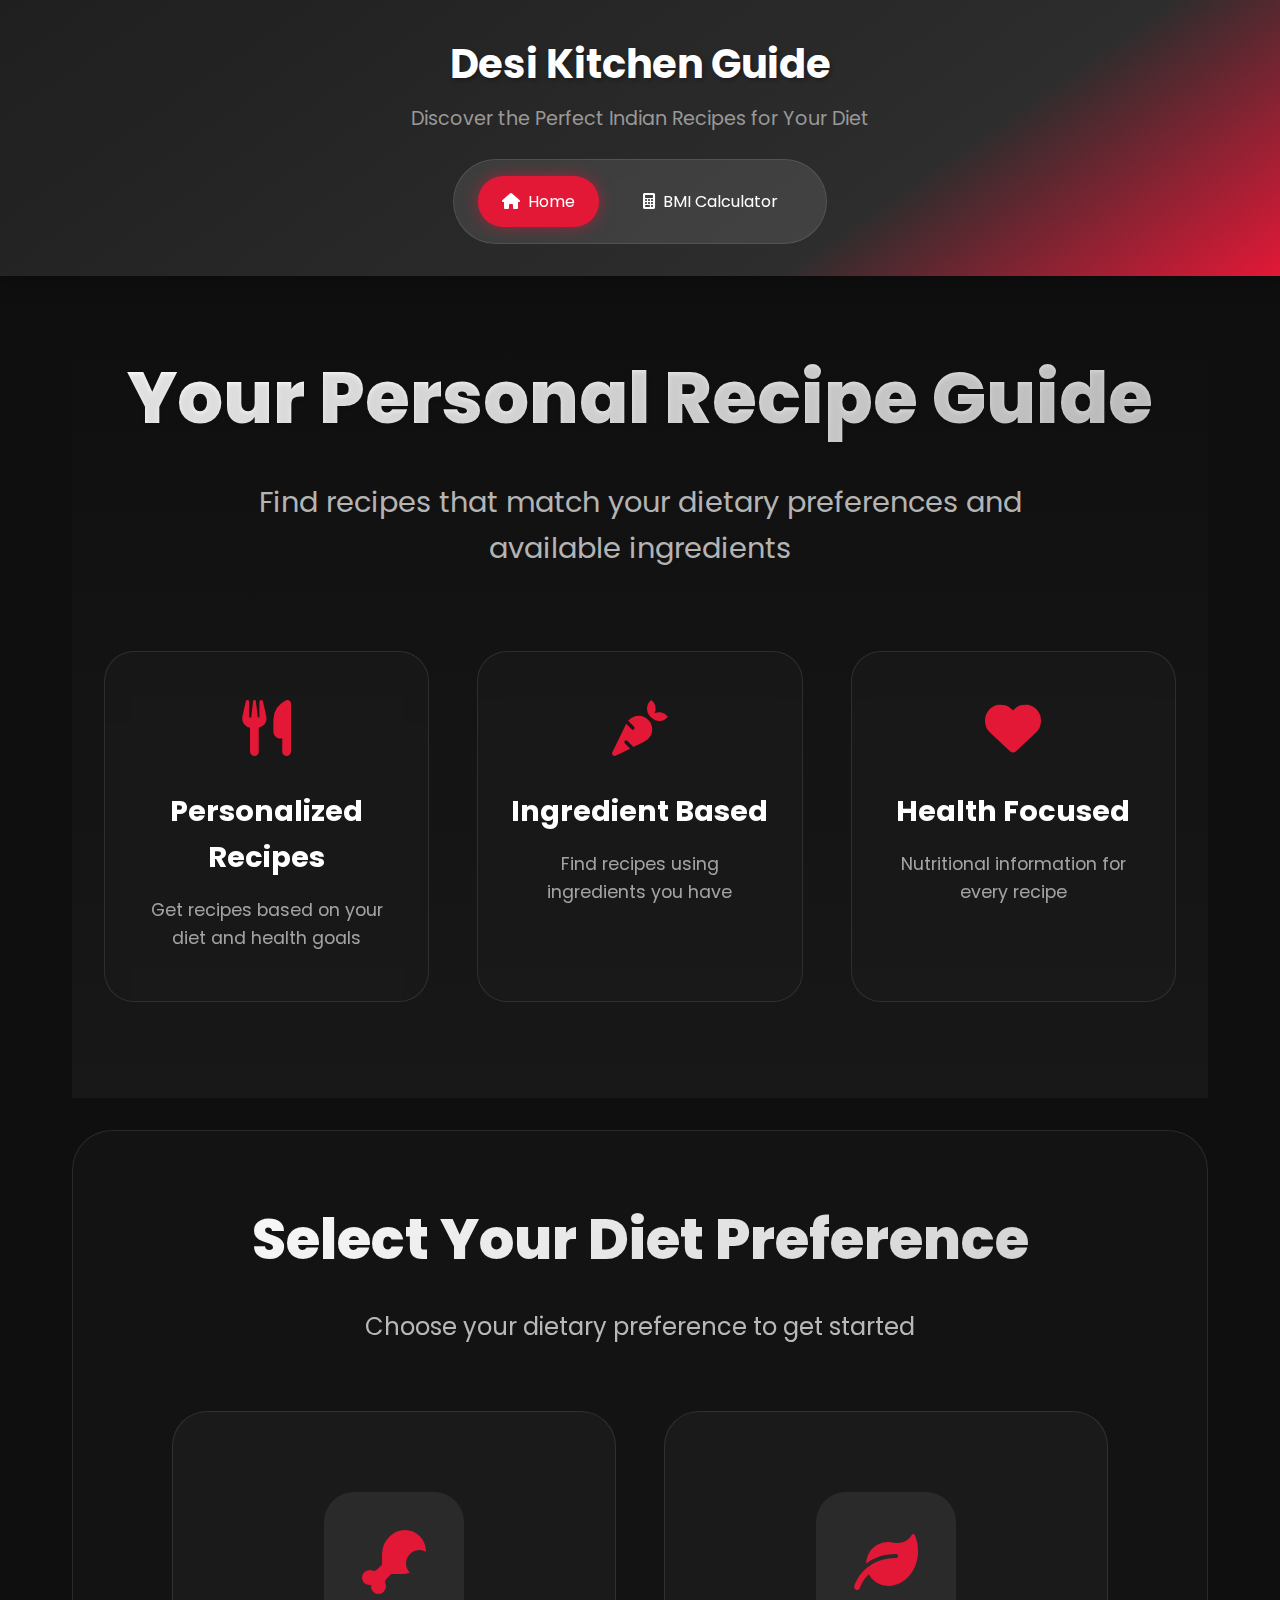
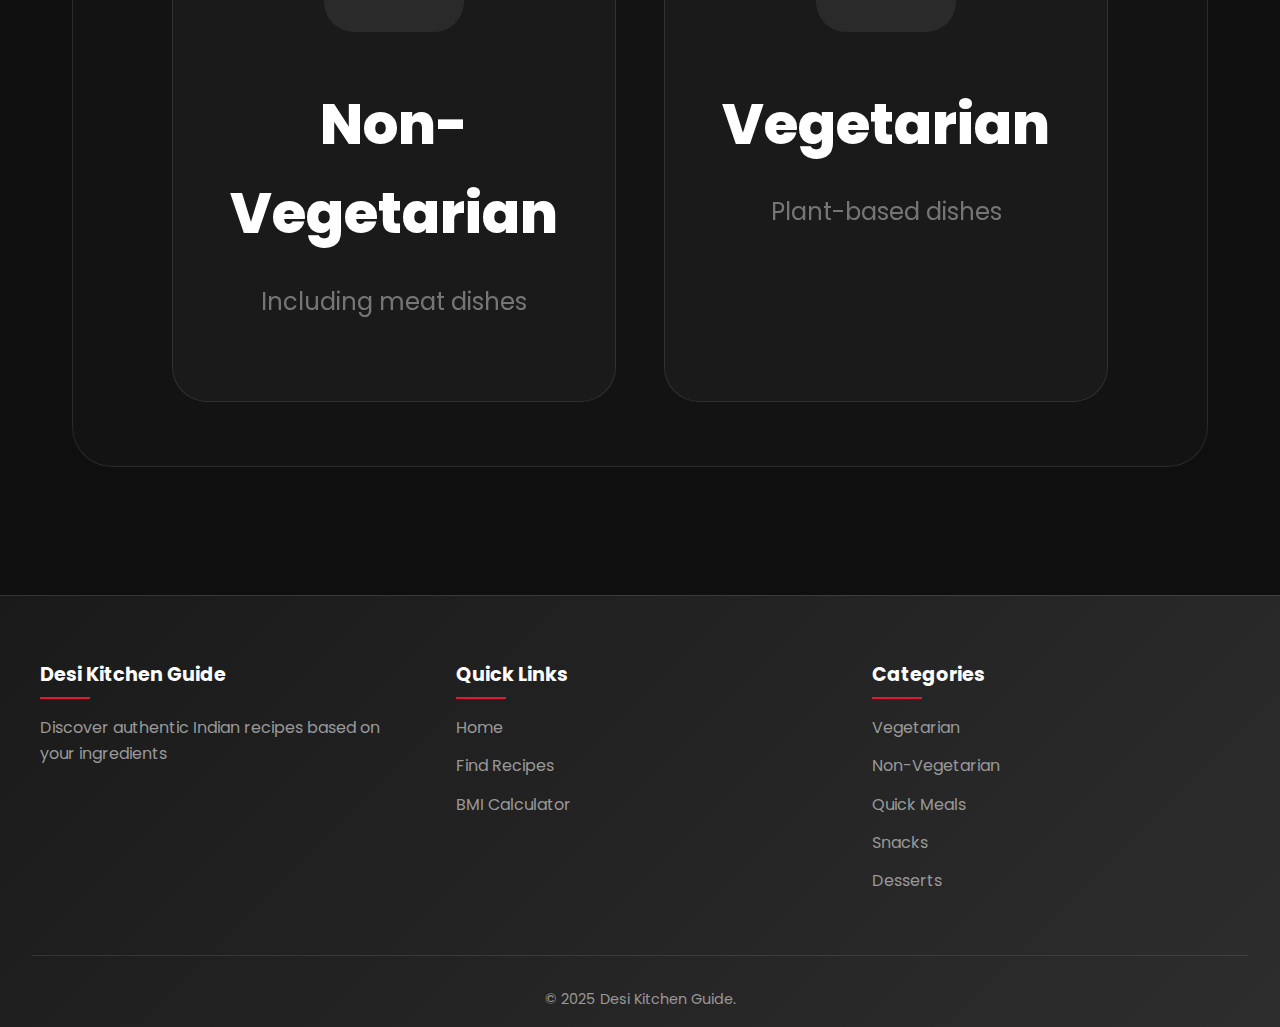
<file: index.html>
<!DOCTYPE html>
<html lang="en">
<head>
    <meta charset="UTF-8">
    <meta name="viewport" content="width=device-width, initial-scale=1.0">
    <title>Desi Kitchen Guide</title>
    <link href="https://fonts.googleapis.com/css2?family=Poppins:wght@300;400;500;600;700&display=swap" rel="stylesheet">
    <link href="https://cdnjs.cloudflare.com/ajax/libs/font-awesome/6.0.0/css/all.min.css" rel="stylesheet">
    <link rel="stylesheet" href="styles.css">
</head>
<body>
    <header>
        <div class="header-content">
            <h1>Desi Kitchen Guide</h1>
            <p class="subtitle">Discover the Perfect Indian Recipes for Your Diet</p>
            <nav class="main-nav">
                <a href="index.html" class="nav-link active">
                    <i class="fas fa-home"></i> Home
                </a>
                <a href="bmi.html" class="nav-link">
                    <i class="fas fa-calculator"></i> BMI Calculator
                </a>
            </nav>
        </div>
    </header>

    <main class="container">
        <section class="hero-section">
            <div class="hero-content">
                <h2>Your Personal Recipe Guide</h2>
                <p>Find recipes that match your dietary preferences and available ingredients</p>
                <div class="hero-features">
                    <div class="feature-card">
                        <i class="fas fa-utensils"></i>
                        <h3>Personalized Recipes</h3>
                        <p>Get recipes based on your diet and health goals</p>
                    </div>
                    <div class="feature-card">
                        <i class="fas fa-carrot"></i>
                        <h3>Ingredient Based</h3>
                        <p>Find recipes using ingredients you have</p>
                    </div>
                    <div class="feature-card">
                        <i class="fas fa-heart"></i>
                        <h3>Health Focused</h3>
                        <p>Nutritional information for every recipe</p>
                    </div>
                </div>
            </div>
        </section>

        <section class="diet-selection">
            <h2>Select Your Diet Preference</h2>
            <p>Choose your dietary preference to get started</p>
            
            <div class="diet-options">
                <div class="diet-card" data-diet="non-vegetarian">
                    <div class="diet-icon">
                        <i class="fas fa-drumstick-bite"></i>
                    </div>
                    <h3>Non-Vegetarian</h3>
                    <p>Including meat dishes</p>
                </div>
                
                <div class="diet-card" data-diet="vegetarian">
                    <div class="diet-icon">
                        <i class="fas fa-leaf"></i>
                    </div>
                    <h3>Vegetarian</h3>
                    <p>Plant-based dishes</p>
                </div>
            </div>
        </section>
    </main>

    <footer class="footer">
        <div class="footer-content">
            <div class="footer-section">
                <h3>Desi Kitchen Guide</h3>
                <p>Discover authentic Indian recipes based on your ingredients</p>
            </div>
            <div class="footer-section">
                <h3>Quick Links</h3>
                <ul>
                    <li><a href="index.html">Home</a></li>
                    <li><a href="ingredients.html">Find Recipes</a></li>
                    <li><a href="bmi.html">BMI Calculator</a></li>
                </ul>
            </div>
            <div class="footer-section">
                <h3>Categories</h3>
                <ul>
                    <li>Vegetarian</li>
                    <li>Non-Vegetarian</li>
                    <li>Quick Meals</li>
                    <li>Snacks</li>
                    <li>Desserts</li>
                </ul>
            </div>
        </div>
        <div class="footer-bottom">
            <p>&copy; 2025 Desi Kitchen Guide.</p>
        </div>
    </footer>

    <script src="app.js"></script>
</body>
</html>
</file>
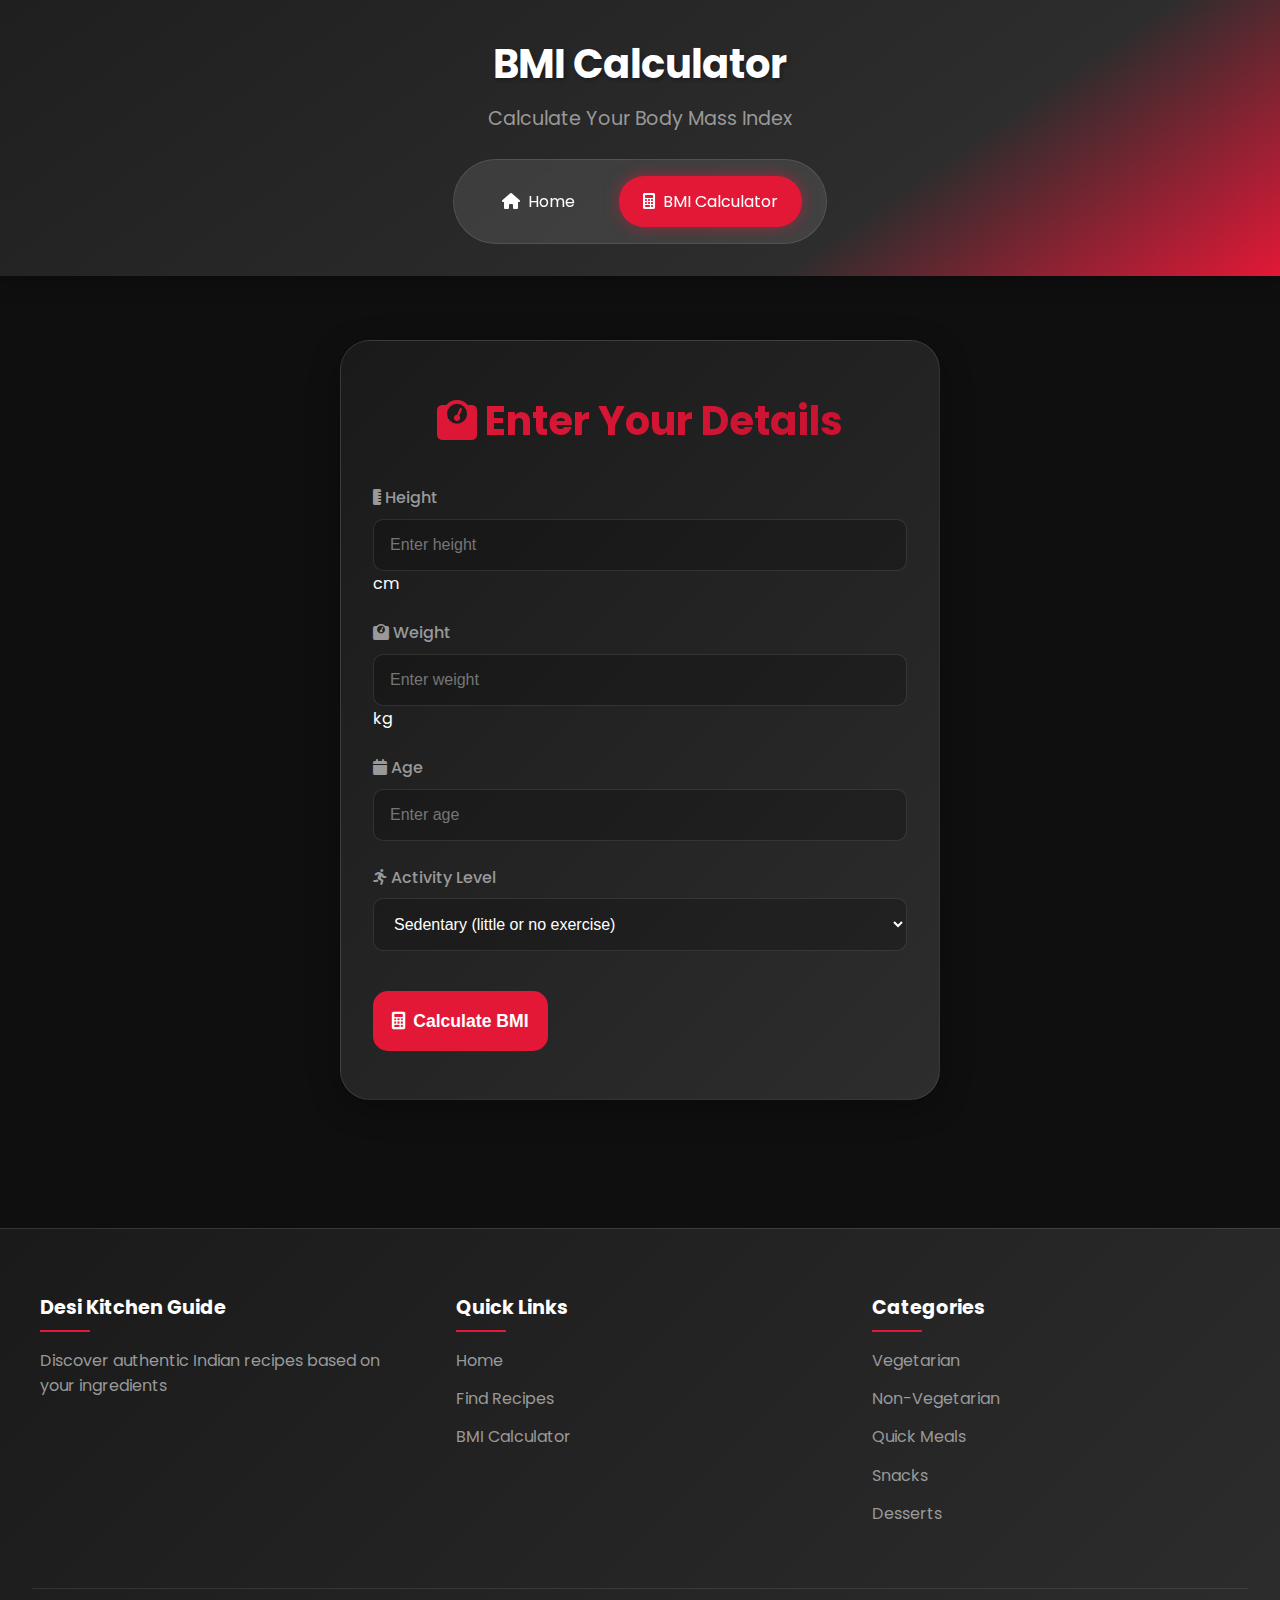
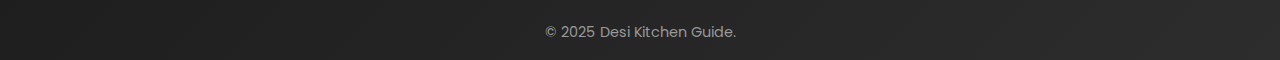
<file: bmi.html>
<!DOCTYPE html>
<html lang="en">
<head>
    <meta charset="UTF-8">
    <meta name="viewport" content="width=device-width, initial-scale=1.0">
    <title>BMI Calculator - Desi Kitchen Guide</title>
    <link href="https://fonts.googleapis.com/css2?family=Poppins:wght@300;400;500;600;700&display=swap" rel="stylesheet">
    <link href="https://cdnjs.cloudflare.com/ajax/libs/font-awesome/6.0.0/css/all.min.css" rel="stylesheet">
    <link rel="stylesheet" href="styles.css">
</head>
<body>
    <header>
        <div class="header-content">
            <h1>BMI Calculator</h1>
            <p class="subtitle">Calculate Your Body Mass Index</p>
            <nav class="main-nav">
                <a href="index.html" class="nav-link">
                    <i class="fas fa-home"></i> Home
                </a>
                <a href="bmi.html" class="nav-link active">
                    <i class="fas fa-calculator"></i> BMI Calculator
                </a>
            </nav>
        </div>
        <div class="header-decoration"></div>
    </header>

    <main class="container">
        <div class="bmi-calculator card animate-in">
            <div class="calculator-section">
                <h2><i class="fas fa-weight"></i> Enter Your Details</h2>
                <div class="form-group">
                    <label for="height">
                        <i class="fas fa-ruler-vertical"></i> Height
                    </label>
                    <div class="input-with-unit">
                        <input type="number" id="height" min="100" max="250" placeholder="Enter height" class="form-control">
                        <span class="unit">cm</span>
                    </div>
                </div>
                <div class="form-group">
                    <label for="weight">
                        <i class="fas fa-weight-scale"></i> Weight
                    </label>
                    <div class="input-with-unit">
                        <input type="number" id="weight" min="30" max="200" placeholder="Enter weight" class="form-control">
                        <span class="unit">kg</span>
                    </div>
                </div>
                <div class="form-group">
                    <label for="age">
                        <i class="fas fa-calendar"></i> Age
                    </label>
                    <input type="number" id="age" min="18" max="100" placeholder="Enter age" class="form-control">
                </div>
                <div class="form-group">
                    <label for="activity">
                        <i class="fas fa-running"></i> Activity Level
                    </label>
                    <select id="activity" class="form-control">
                        <option value="1.2">Sedentary (little or no exercise)</option>
                        <option value="1.375">Lightly active (1-3 days/week)</option>
                        <option value="1.55">Moderately active (3-5 days/week)</option>
                        <option value="1.725">Very active (6-7 days/week)</option>
                        <option value="1.9">Extra active (very hard exercise & physical job)</option>
                    </select>
                </div>
                <button id="calculate-bmi" class="btn btn-primary">
                    <i class="fas fa-calculator"></i> Calculate BMI
                </button>
            </div>

            <div id="bmi-result" class="result-section" style="display: none;">
                <div class="result-card">
                    <h3>Your BMI Results</h3>
                    <div class="bmi-value">
                        <span id="bmi-number"></span>
                        <span id="bmi-category"></span>
                    </div>
                    <div class="calorie-info">
                        <h4><i class="fas fa-fire"></i> Daily Calorie Need</h4>
                        <span id="calorie-need"></span>
                    </div>
                </div>
                
                <div class="recommendations">
                    <h3><i class="fas fa-clipboard-list"></i> Recommendations</h3>
                    <div id="diet-recommendations"></div>
                </div>
                
                <div class="suggested-recipes">
                    <h3><i class="fas fa-utensils"></i> Suggested Recipes</h3>
                    <div id="recommended-recipes" class="recipe-grid"></div>
                </div>
            </div>
        </div>
    </main>

    <script src="data.js"></script>
    <script src="bmi.js"></script>

    <footer class="footer">
        <div class="footer-content">
            <div class="footer-section">
                <h3>Desi Kitchen Guide</h3>
                <p>Discover authentic Indian recipes based on your ingredients</p>
            </div>
            <div class="footer-section">
                <h3>Quick Links</h3>
                <ul>
                    <li><a href="index.html">Home</a></li>
                    <li><a href="ingredients.html">Find Recipes</a></li>
                    <li><a href="bmi.html">BMI Calculator</a></li>
                </ul>
            </div>
            <div class="footer-section">
                <h3>Categories</h3>
                <ul>
                    <li>Vegetarian</li>
                    <li>Non-Vegetarian</li>
                    <li>Quick Meals</li>
                    <li>Snacks</li>
                    <li>Desserts</li>
                </ul>
            </div>
        </div>
        <div class="footer-bottom">
            <p>&copy; 2025 Desi Kitchen Guide.</p>
        </div>
    </footer>
</body>
</html>
</file>
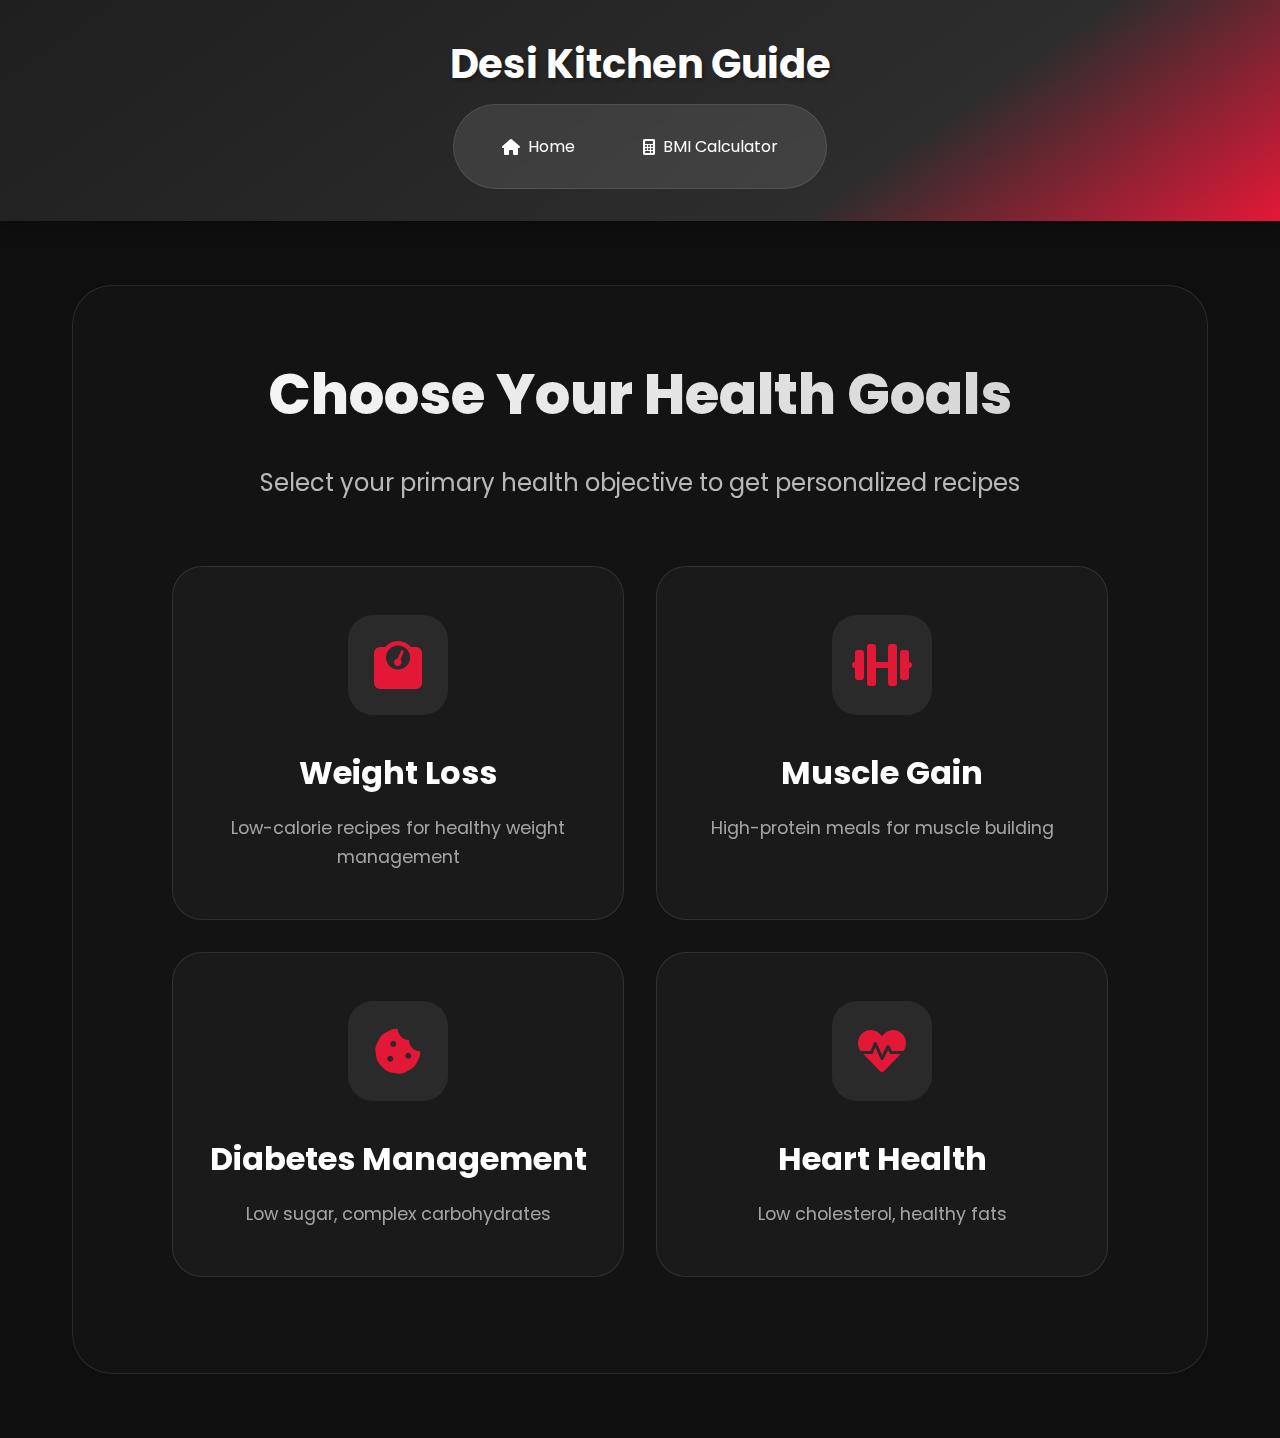
<file: health-goals.html>
<!DOCTYPE html>
<html lang="en">
<head>
    <meta charset="UTF-8">
    <meta name="viewport" content="width=device-width, initial-scale=1.0">
    <title>Health Goals - Desi Kitchen Guide</title>
    <link href="https://fonts.googleapis.com/css2?family=Poppins:wght@300;400;500;600;700;800&display=swap" rel="stylesheet">
    <link href="https://cdnjs.cloudflare.com/ajax/libs/font-awesome/6.0.0/css/all.min.css" rel="stylesheet">
    <link rel="stylesheet" href="styles.css">
</head>
<body>
    <header>
        <div class="header-content">
            <h1>Desi Kitchen Guide</h1>
            <nav class="main-nav">
                <a href="index.html" class="nav-link">
                    <i class="fas fa-home"></i> Home
                </a>
                <a href="bmi.html" class="nav-link">
                    <i class="fas fa-calculator"></i> BMI Calculator
                </a>
            </nav>
        </div>
    </header>

    <main class="container">
        <section class="health-goals-section">
            <h2>Choose Your Health Goals</h2>
            <p>Select your primary health objective to get personalized recipes</p>
            
            <div class="goals-grid">
                <div class="goal-card" data-goal="weight-loss">
                    <div class="goal-icon">
                        <i class="fas fa-weight-scale"></i>
                    </div>
                    <h3>Weight Loss</h3>
                    <p>Low-calorie recipes for healthy weight management</p>
                </div>
                
                <div class="goal-card" data-goal="muscle-gain">
                    <div class="goal-icon">
                        <i class="fas fa-dumbbell"></i>
                    </div>
                    <h3>Muscle Gain</h3>
                    <p>High-protein meals for muscle building</p>
                </div>
                
                <div class="goal-card" data-goal="diabetes">
                    <div class="goal-icon">
                        <i class="fas fa-cookie-bite"></i>
                    </div>
                    <h3>Diabetes Management</h3>
                    <p>Low sugar, complex carbohydrates</p>
                </div>

                <div class="goal-card" data-goal="heart-health">
                    <div class="goal-icon">
                        <i class="fas fa-heartbeat"></i>
                    </div>
                    <h3>Heart Health</h3>
                    <p>Low cholesterol, healthy fats</p>
                </div>
            </div>

            <button id="continue-btn" class="btn">
                Continue <i class="fas fa-arrow-right"></i>
            </button>
        </section>
    </main>

    <script src="app.js"></script>
</body>
</html>
</file>
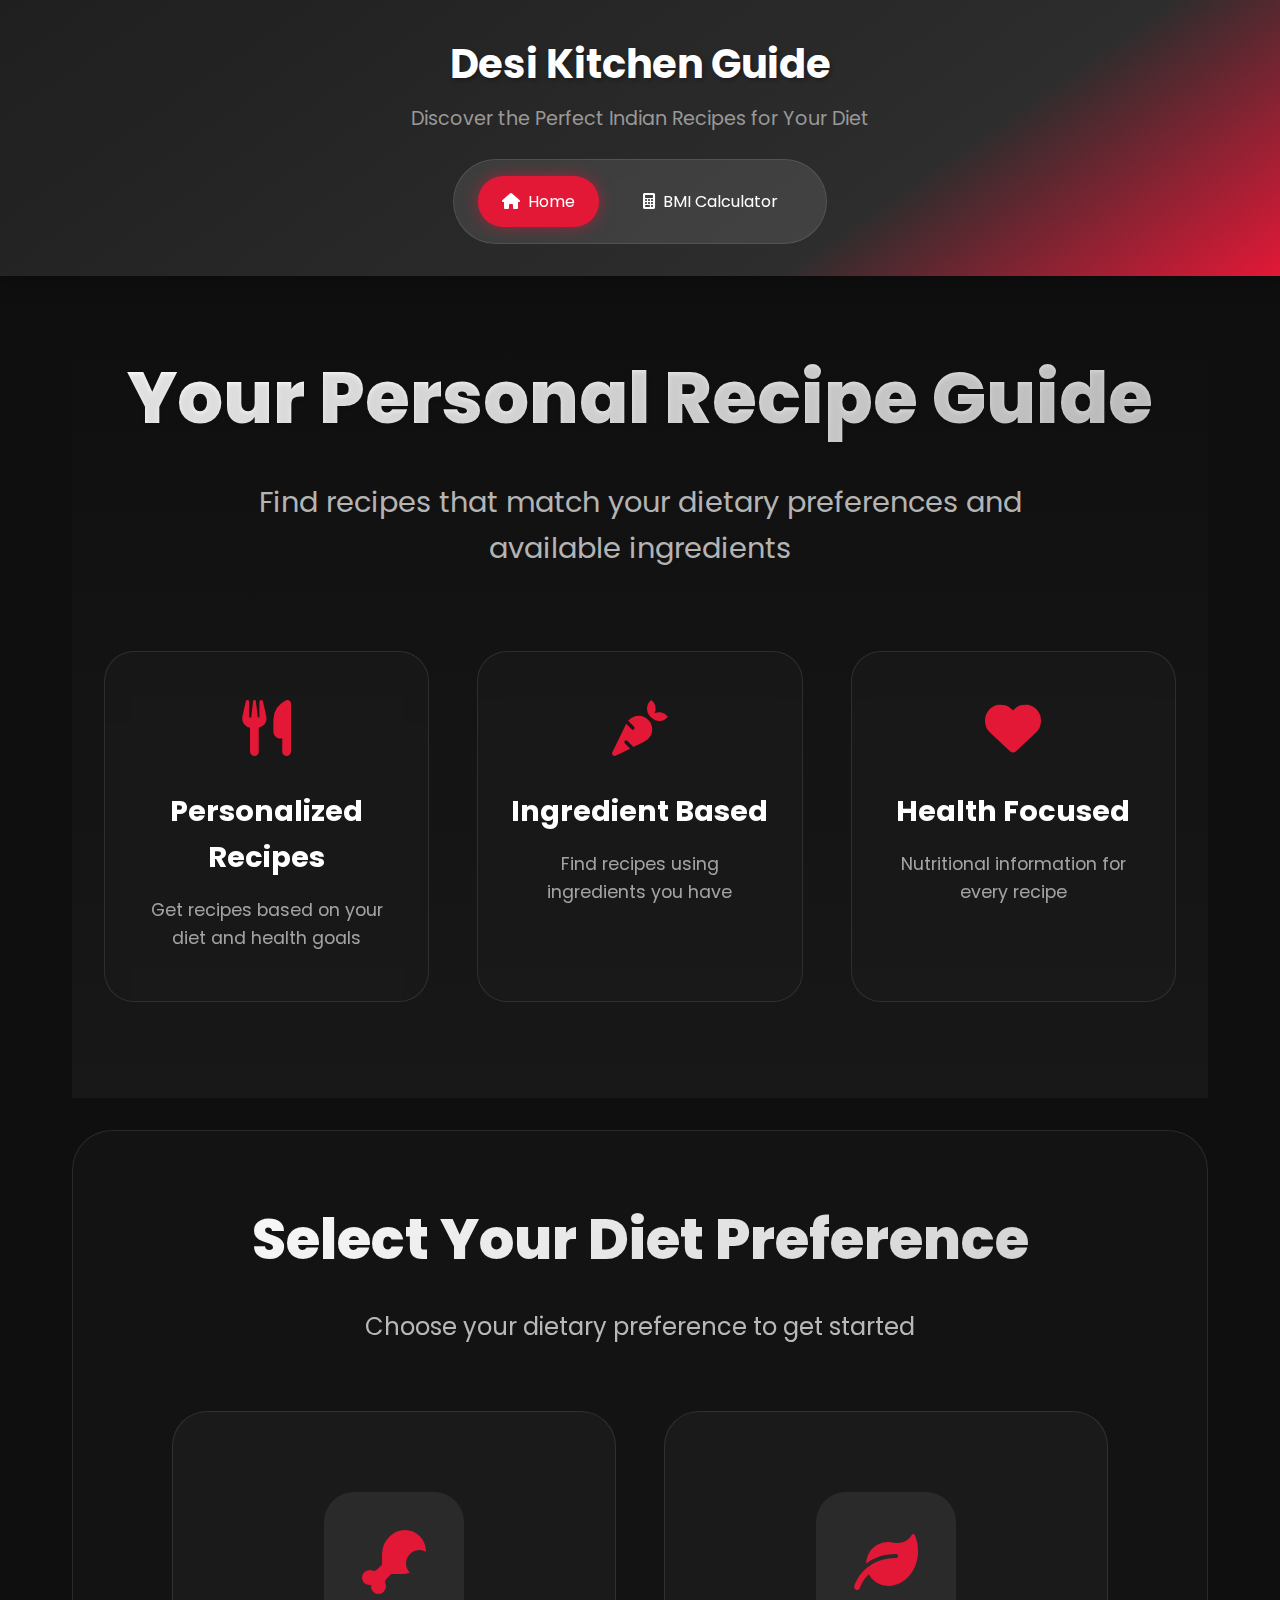
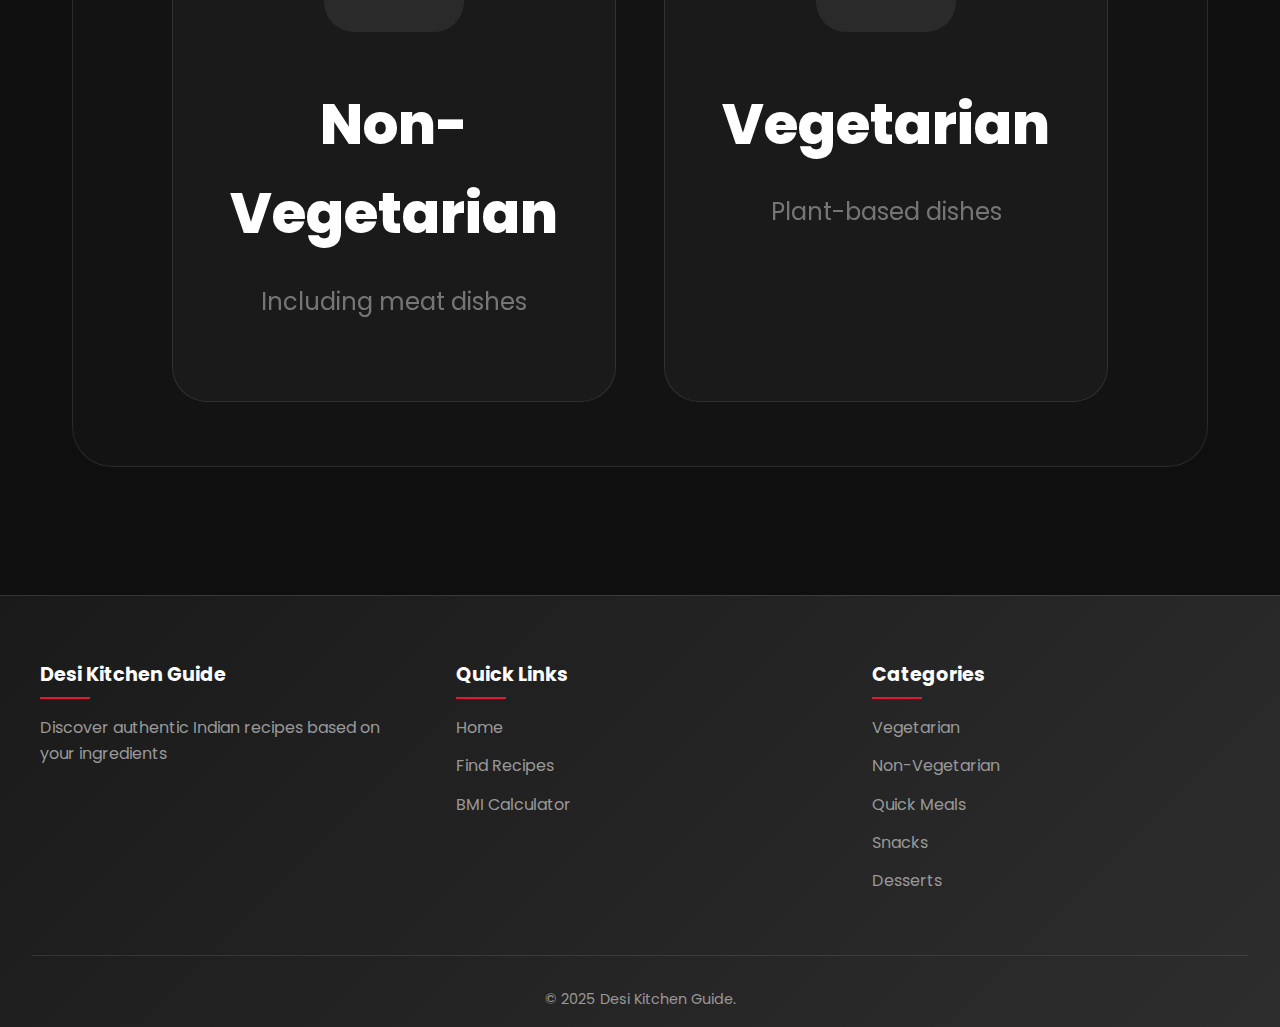
<file: ingredients.html>
<!DOCTYPE html>
<html lang="en">
<head>
    <meta charset="UTF-8">
    <meta name="viewport" content="width=device-width, initial-scale=1.0">
    <title>Select Ingredients - Desi Kitchen Guide</title>
    <link href="https://fonts.googleapis.com/css2?family=Poppins:wght@300;400;500;600;700;800&display=swap" rel="stylesheet">
    <link href="https://cdnjs.cloudflare.com/ajax/libs/font-awesome/6.0.0/css/all.min.css" rel="stylesheet">
    <link rel="stylesheet" href="styles.css">
</head>
<body>
    <header>
        <div class="header-content">
            <h1>Desi Kitchen Guide</h1>
            <nav class="main-nav">
                <a href="index.html" class="nav-link">
                    <i class="fas fa-home"></i> Home
                </a>
                <a href="bmi.html" class="nav-link">
                    <i class="fas fa-calculator"></i> BMI Calculator
                </a>
            </nav>
        </div>
    </header>

    <main class="container">
        <div id="ingredients-list"></div>
        <div class="action-buttons">
            <button id="find-recipes" class="btn">
                <i class="fas fa-search"></i> Find Recipes
            </button>
            <button id="reset-diet" class="btn">
                <i class="fas fa-undo"></i> Reset
            </button>
        </div>
    </main>

    <script src="data.js"></script>
    <script src="ingredients.js"></script>

    <footer class="footer">
        <div class="footer-content">
            <div class="footer-section">
                <h3>Desi Kitchen Guide</h3>
                <p>Discover authentic Indian recipes based on your ingredients</p>
            </div>
            <div class="footer-section">
                <h3>Quick Links</h3>
                <ul>
                    <li><a href="index.html">Home</a></li>
                    <li><a href="ingredients.html">Find Recipes</a></li>
                    <li><a href="bmi.html">BMI Calculator</a></li>
                </ul>
            </div>
            <div class="footer-section">
                <h3>Categories</h3>
                <ul>
                    <li>Vegetarian</li>
                    <li>Non-Vegetarian</li>
                    <li>Quick Meals</li>
                    <li>Snacks</li>
                    <li>Desserts</li>
                </ul>
            </div>
        </div>
        <div class="footer-bottom">
            <p>&copy; 2025 Desi Kitchen Guide.</p>
        </div>
    </footer>
</body>
</html>
</file>
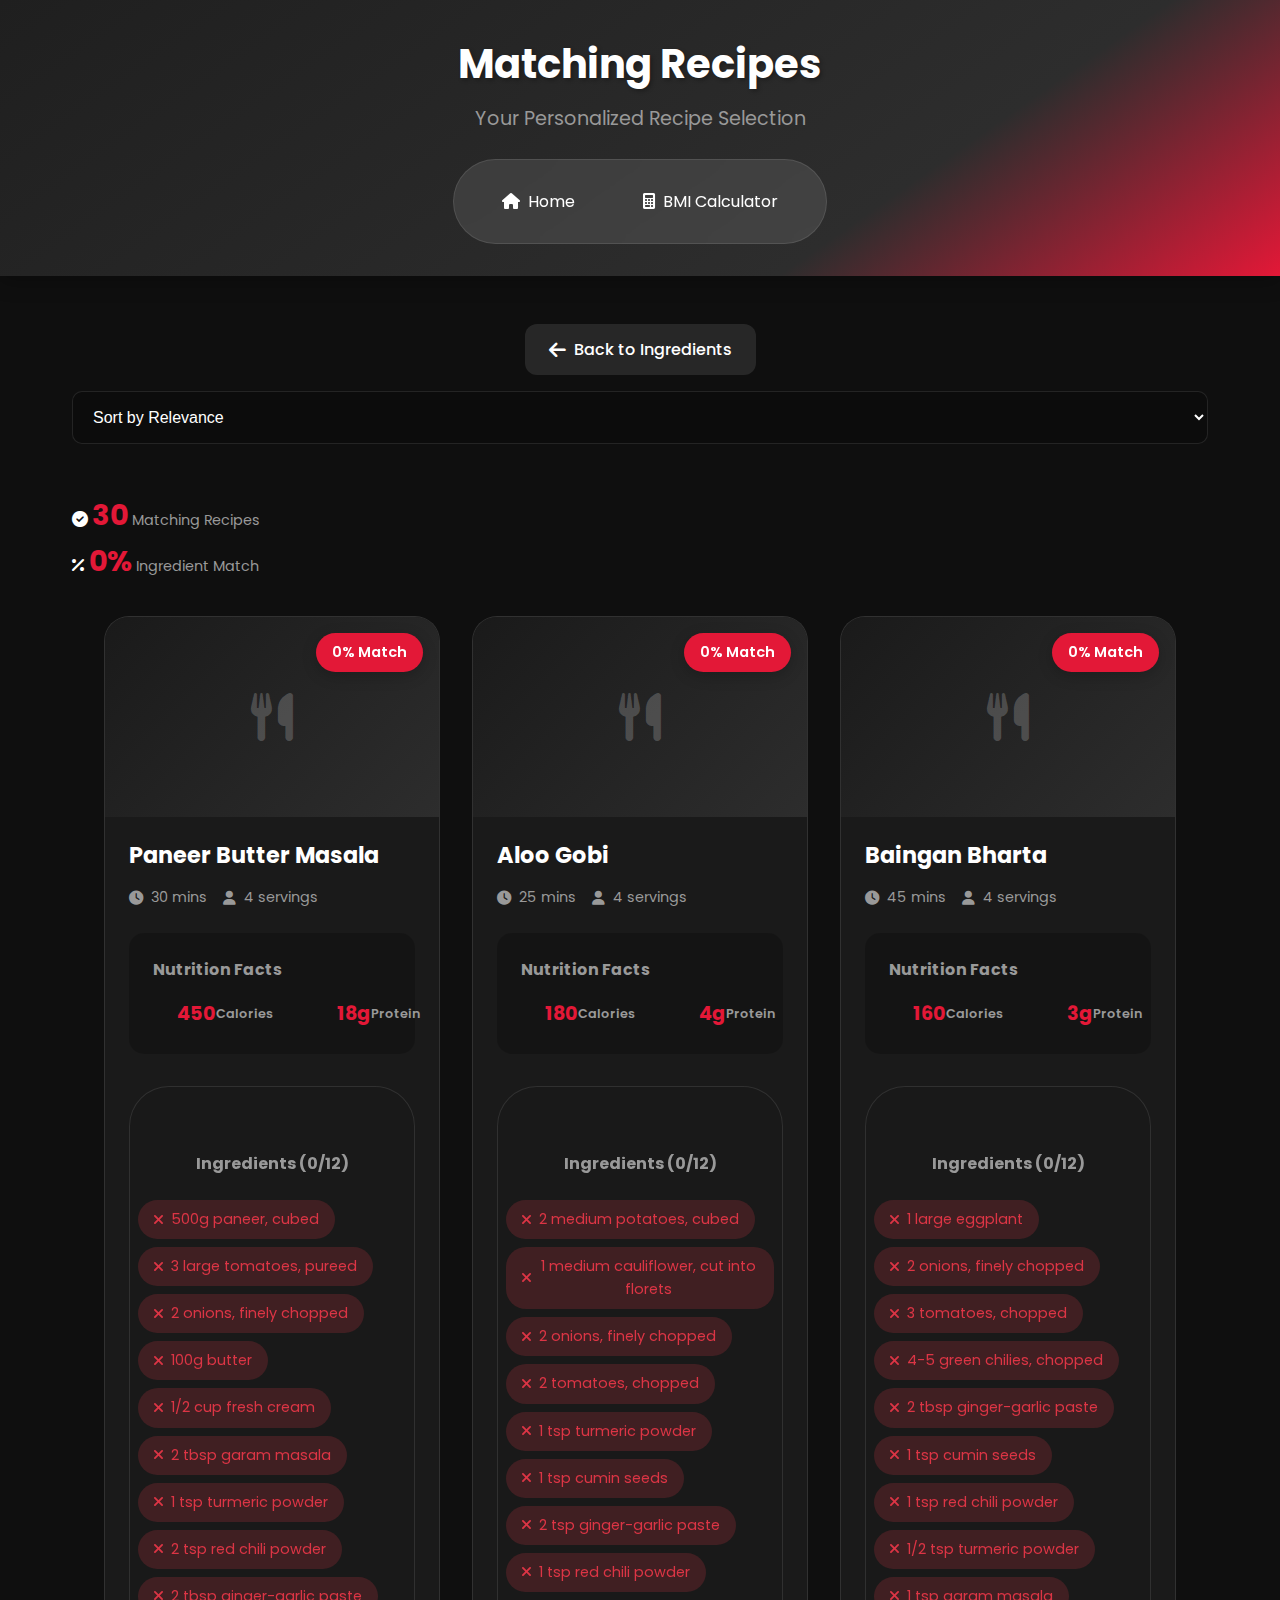
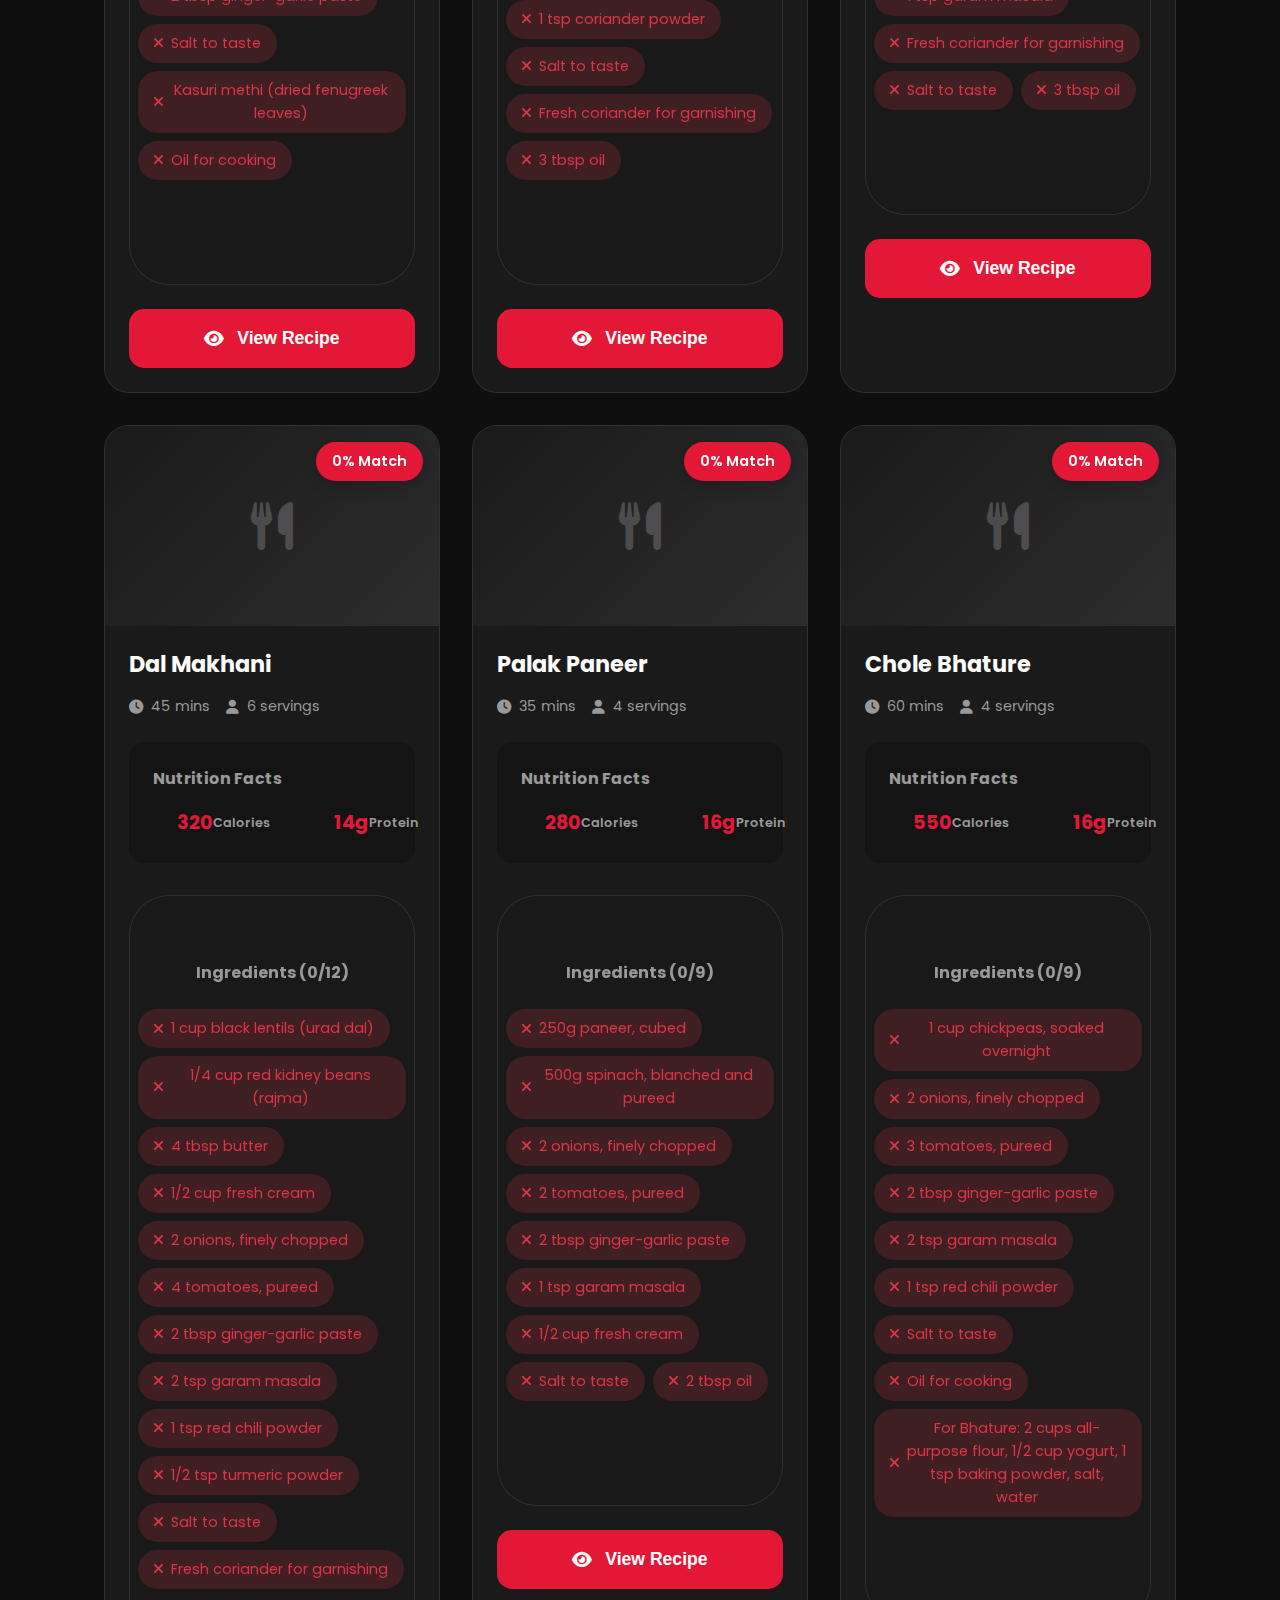
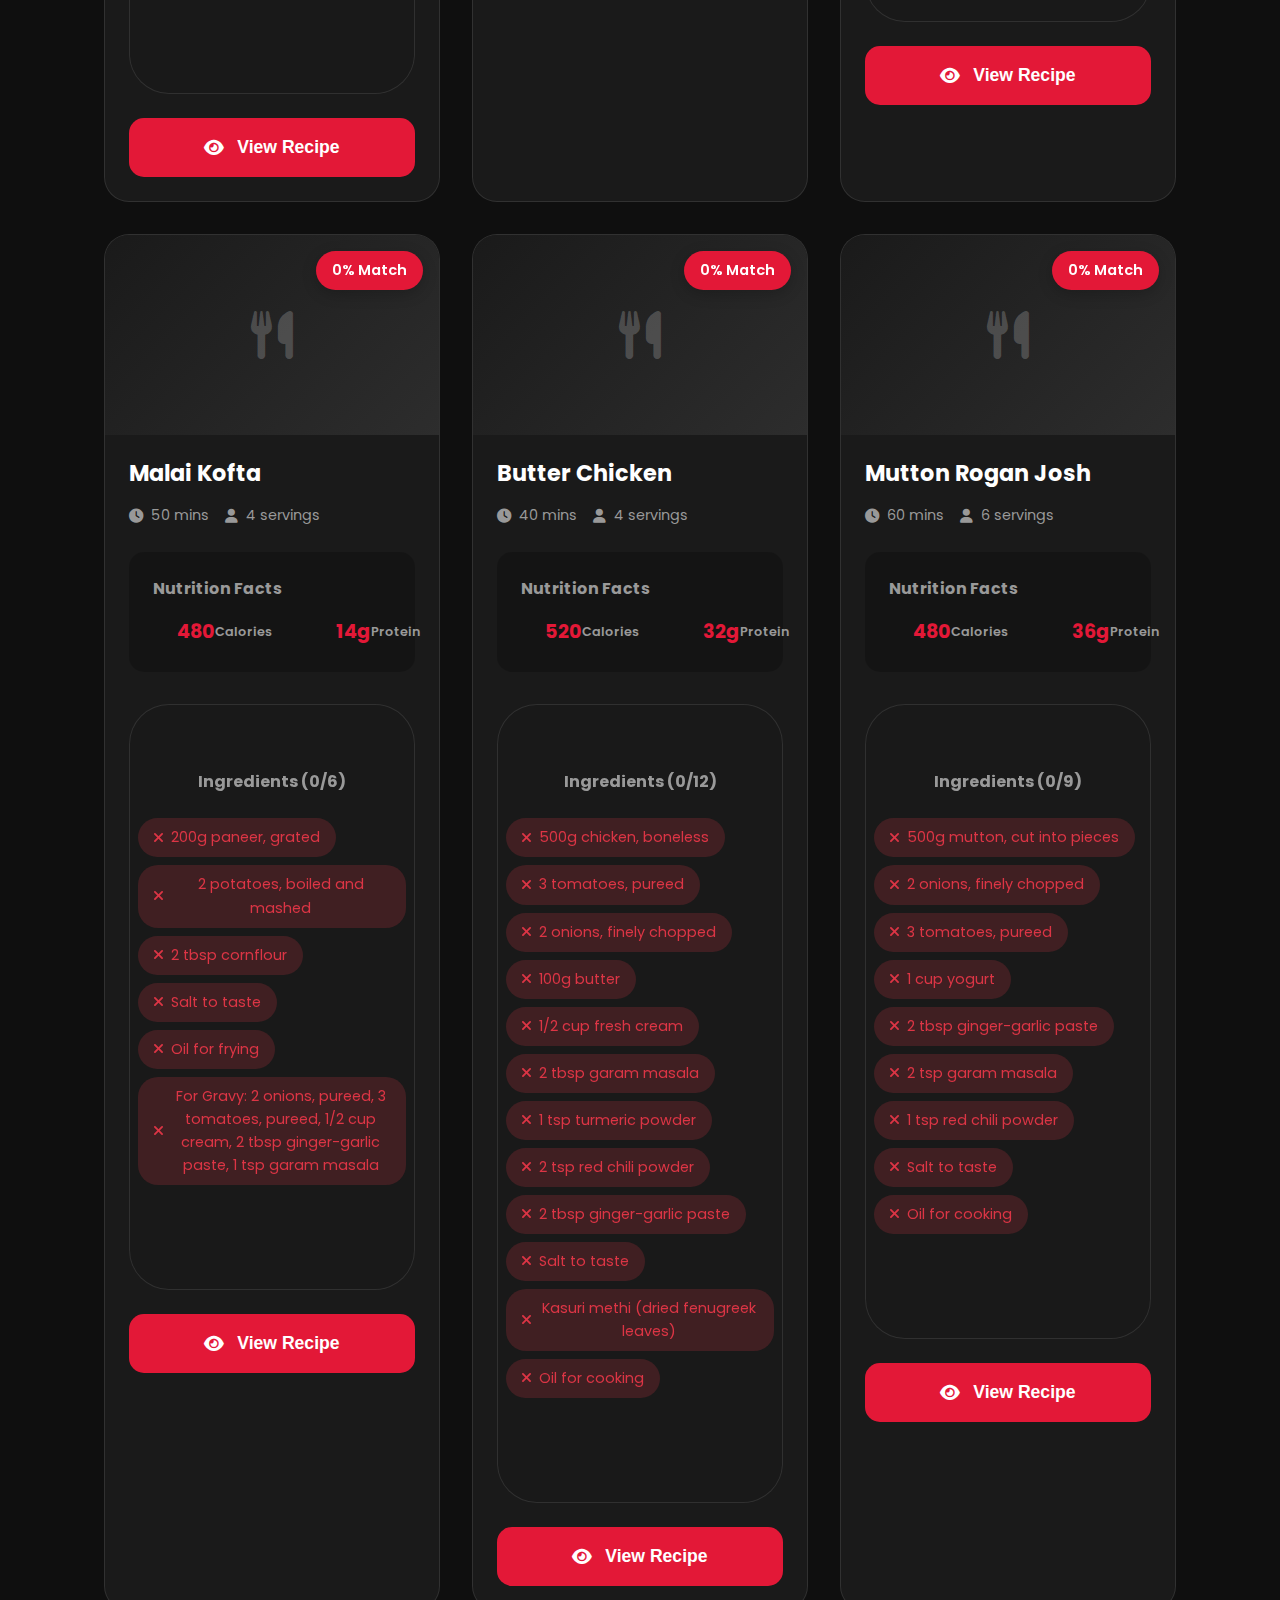
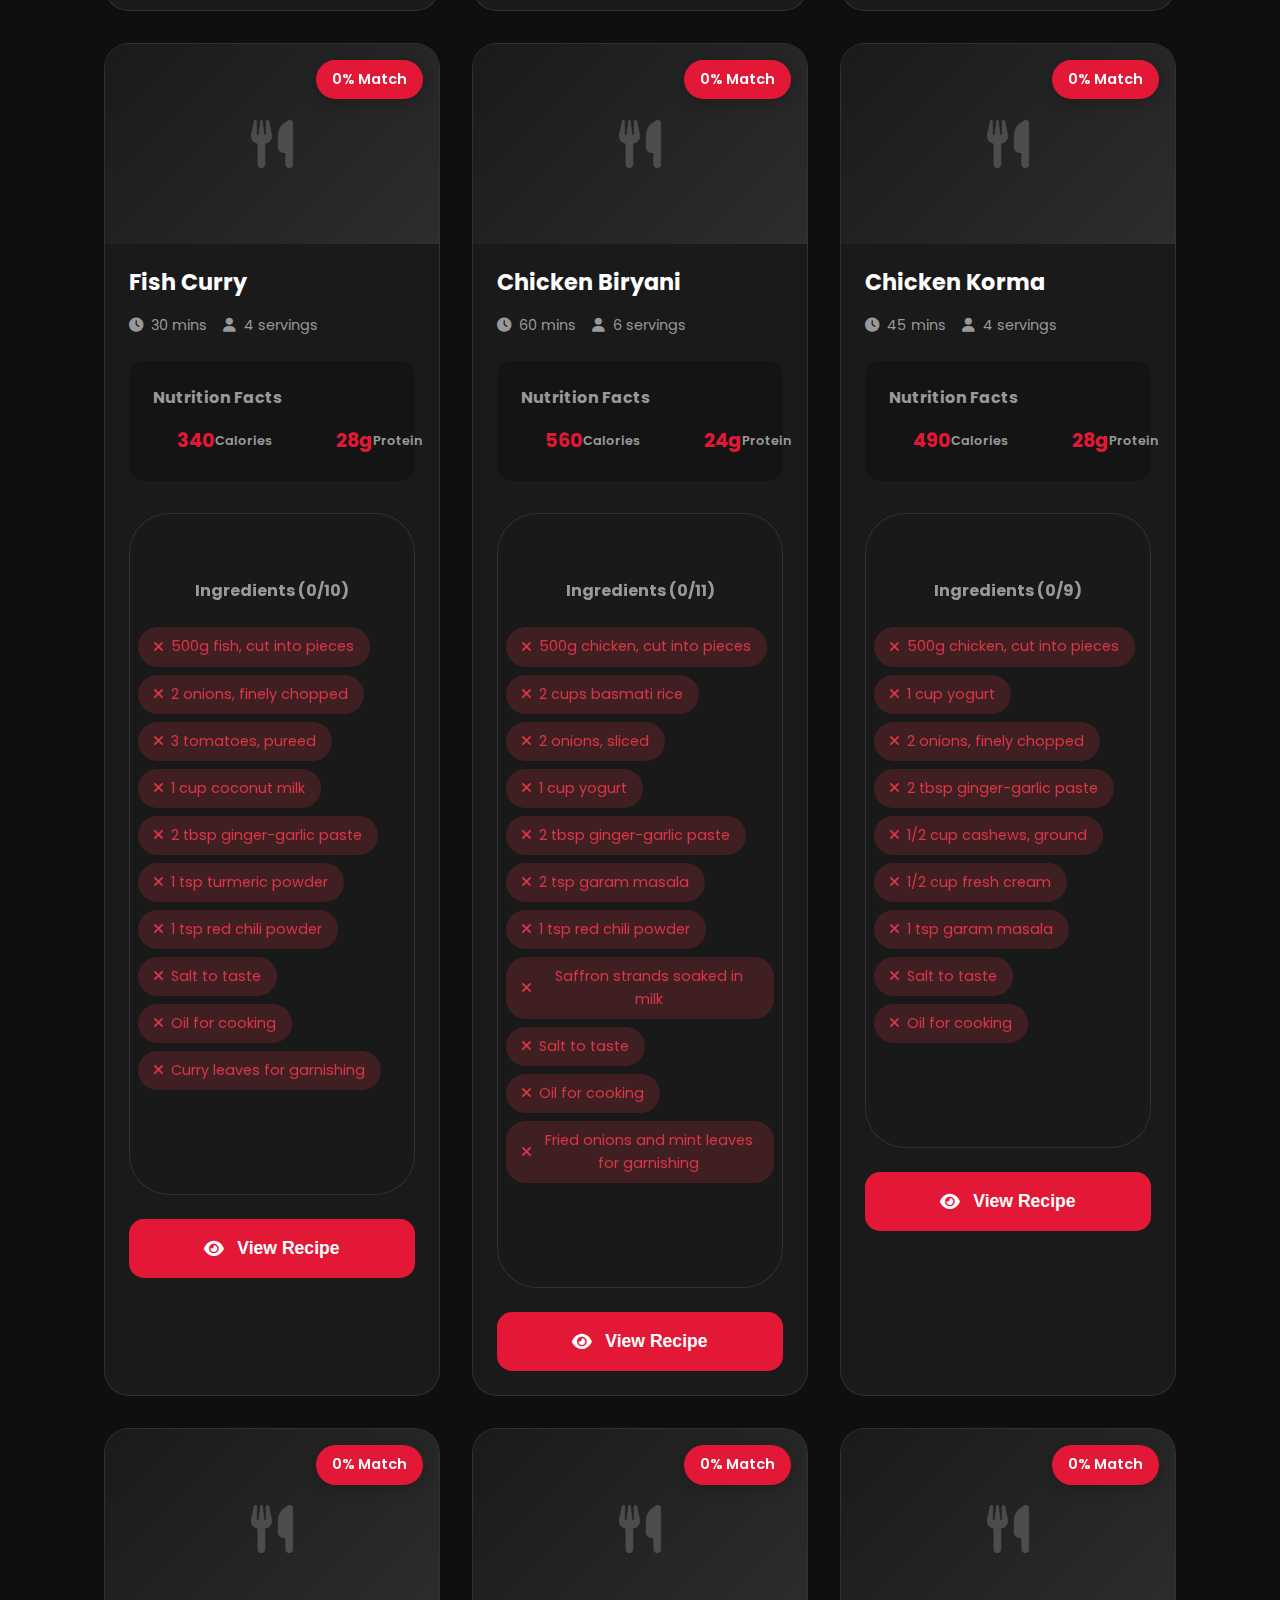
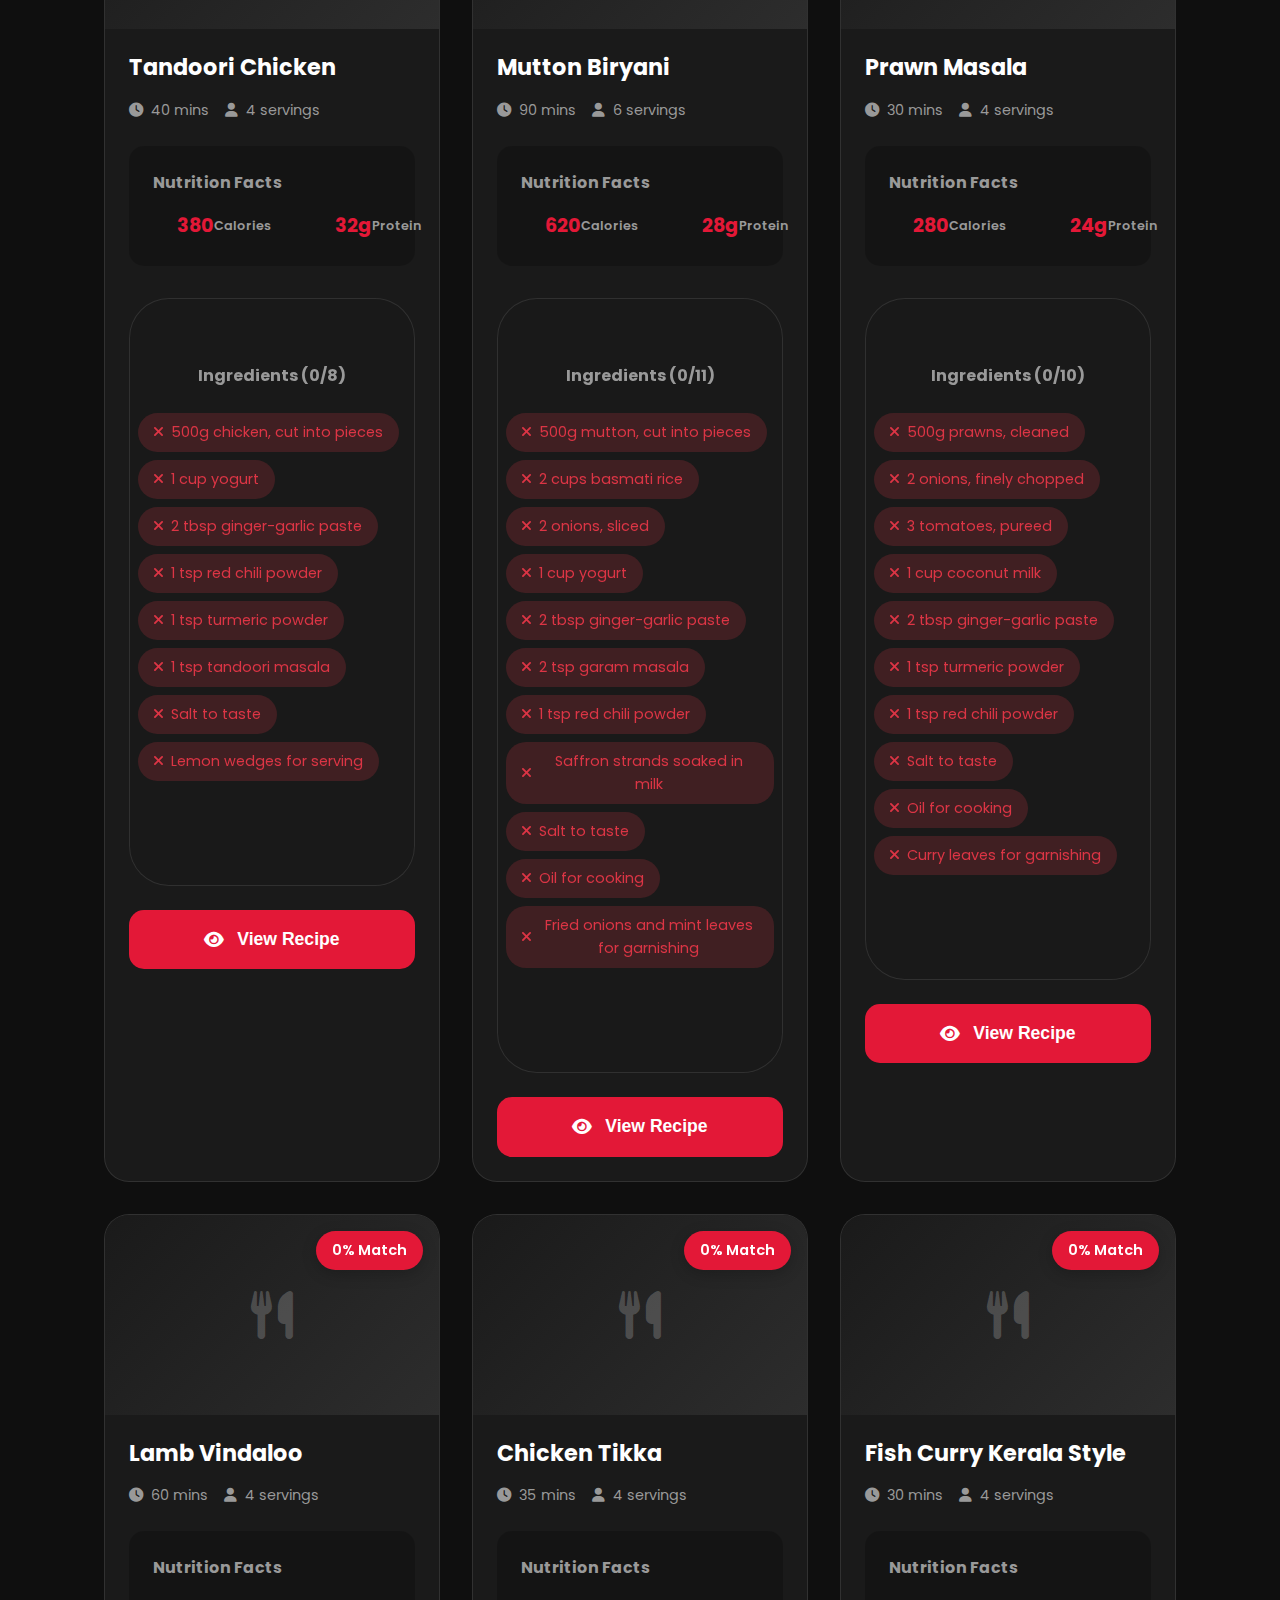
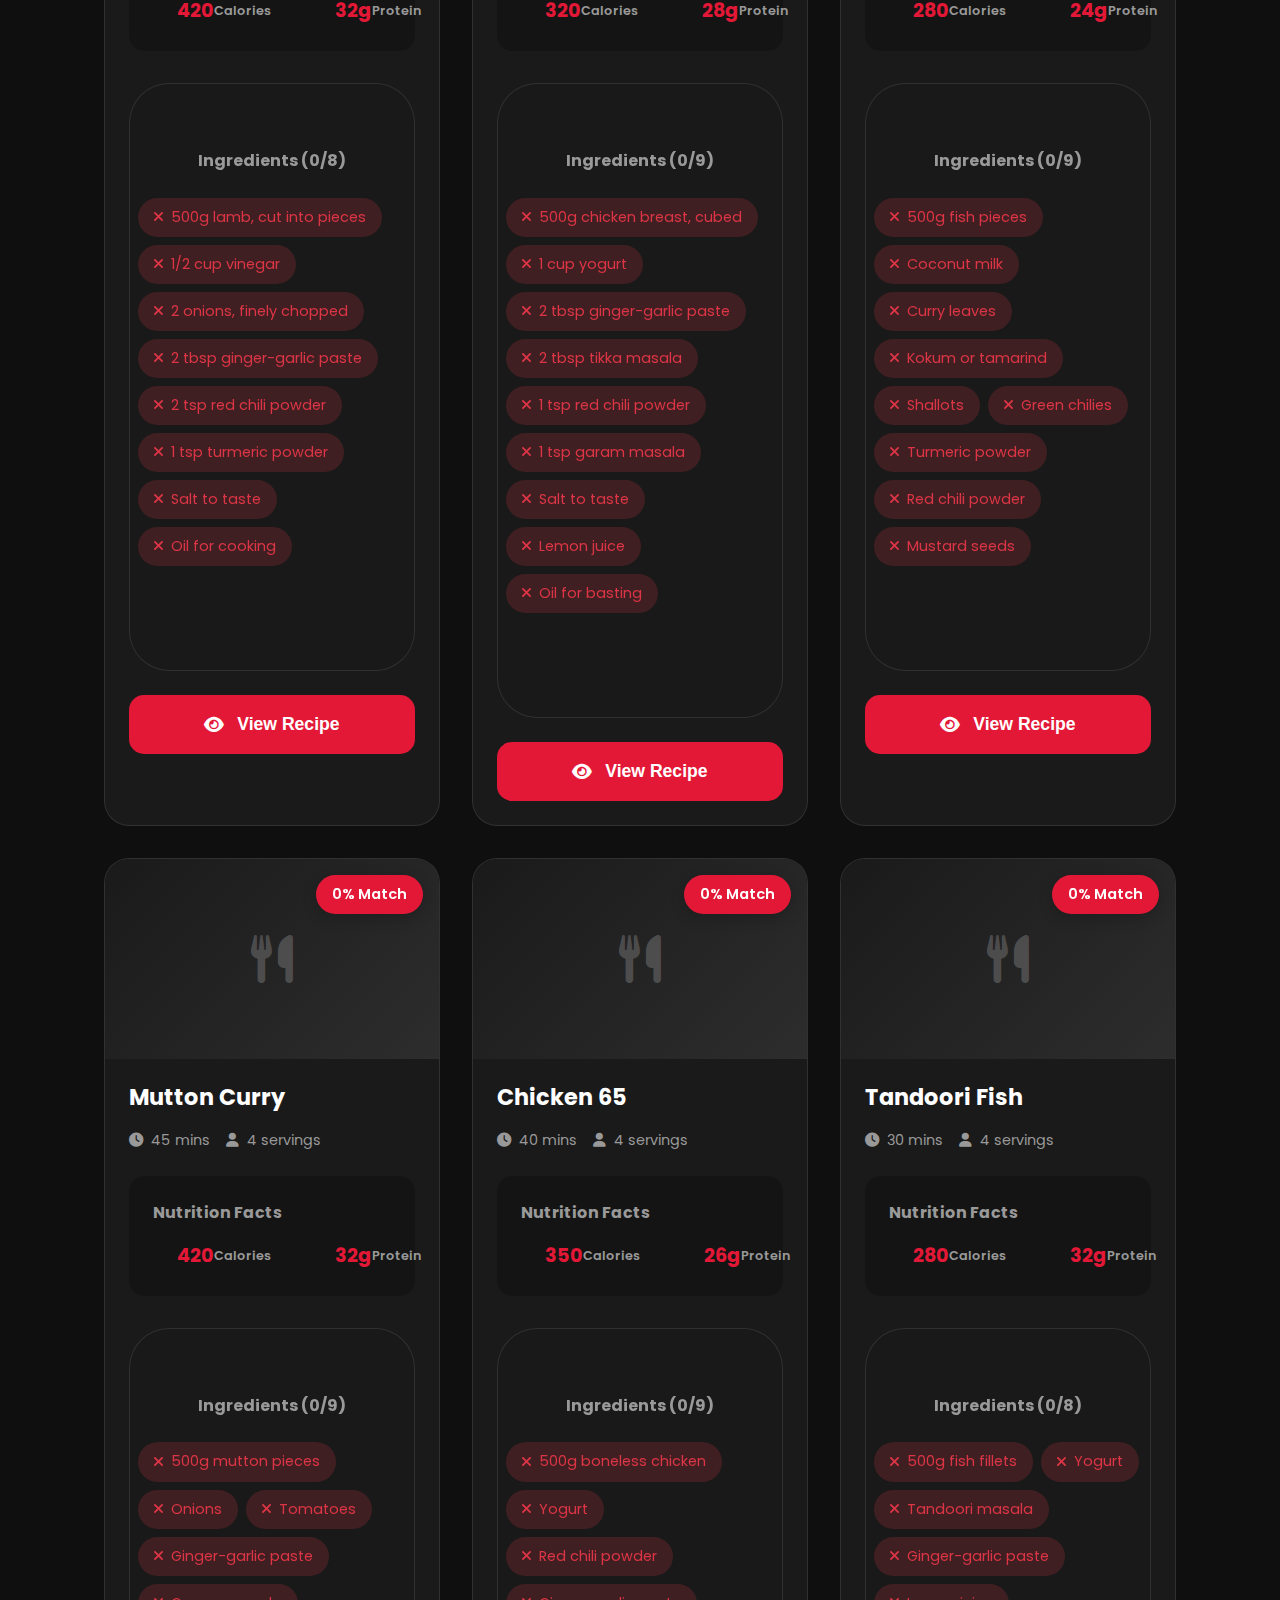
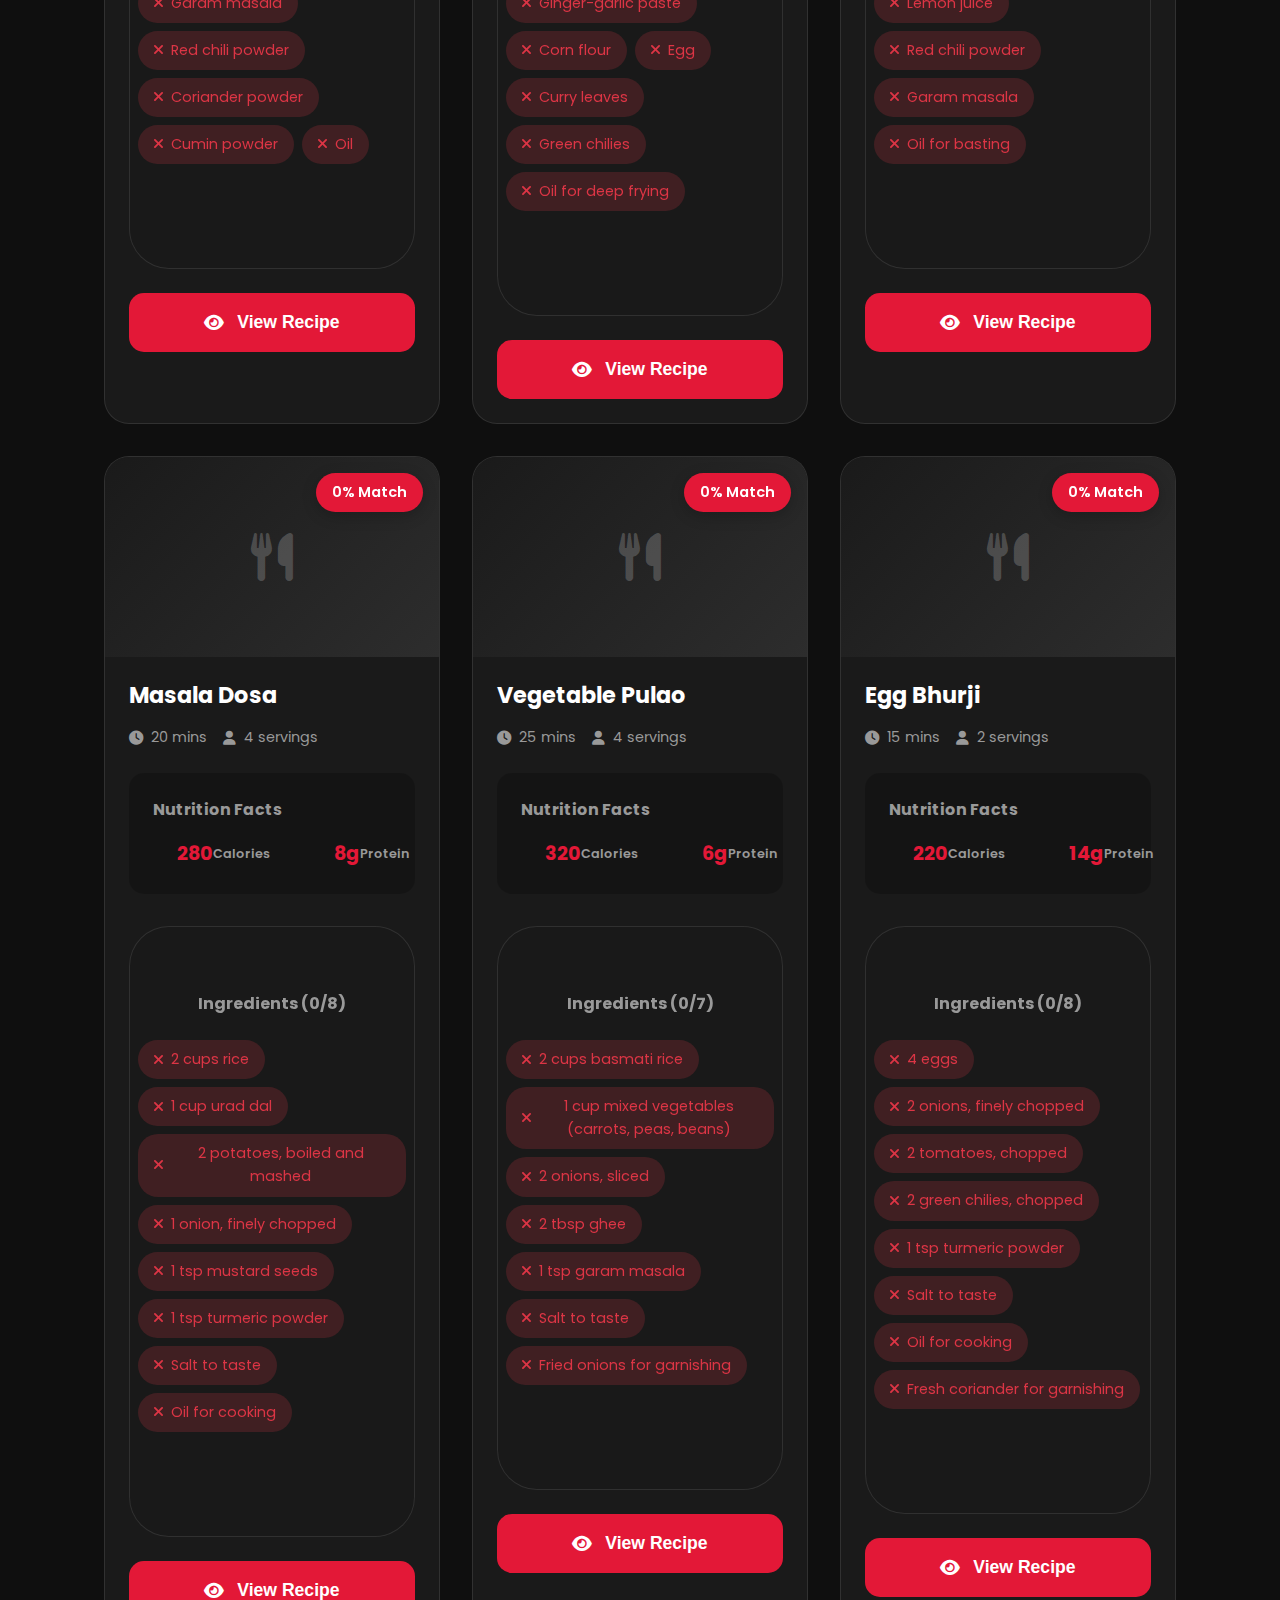
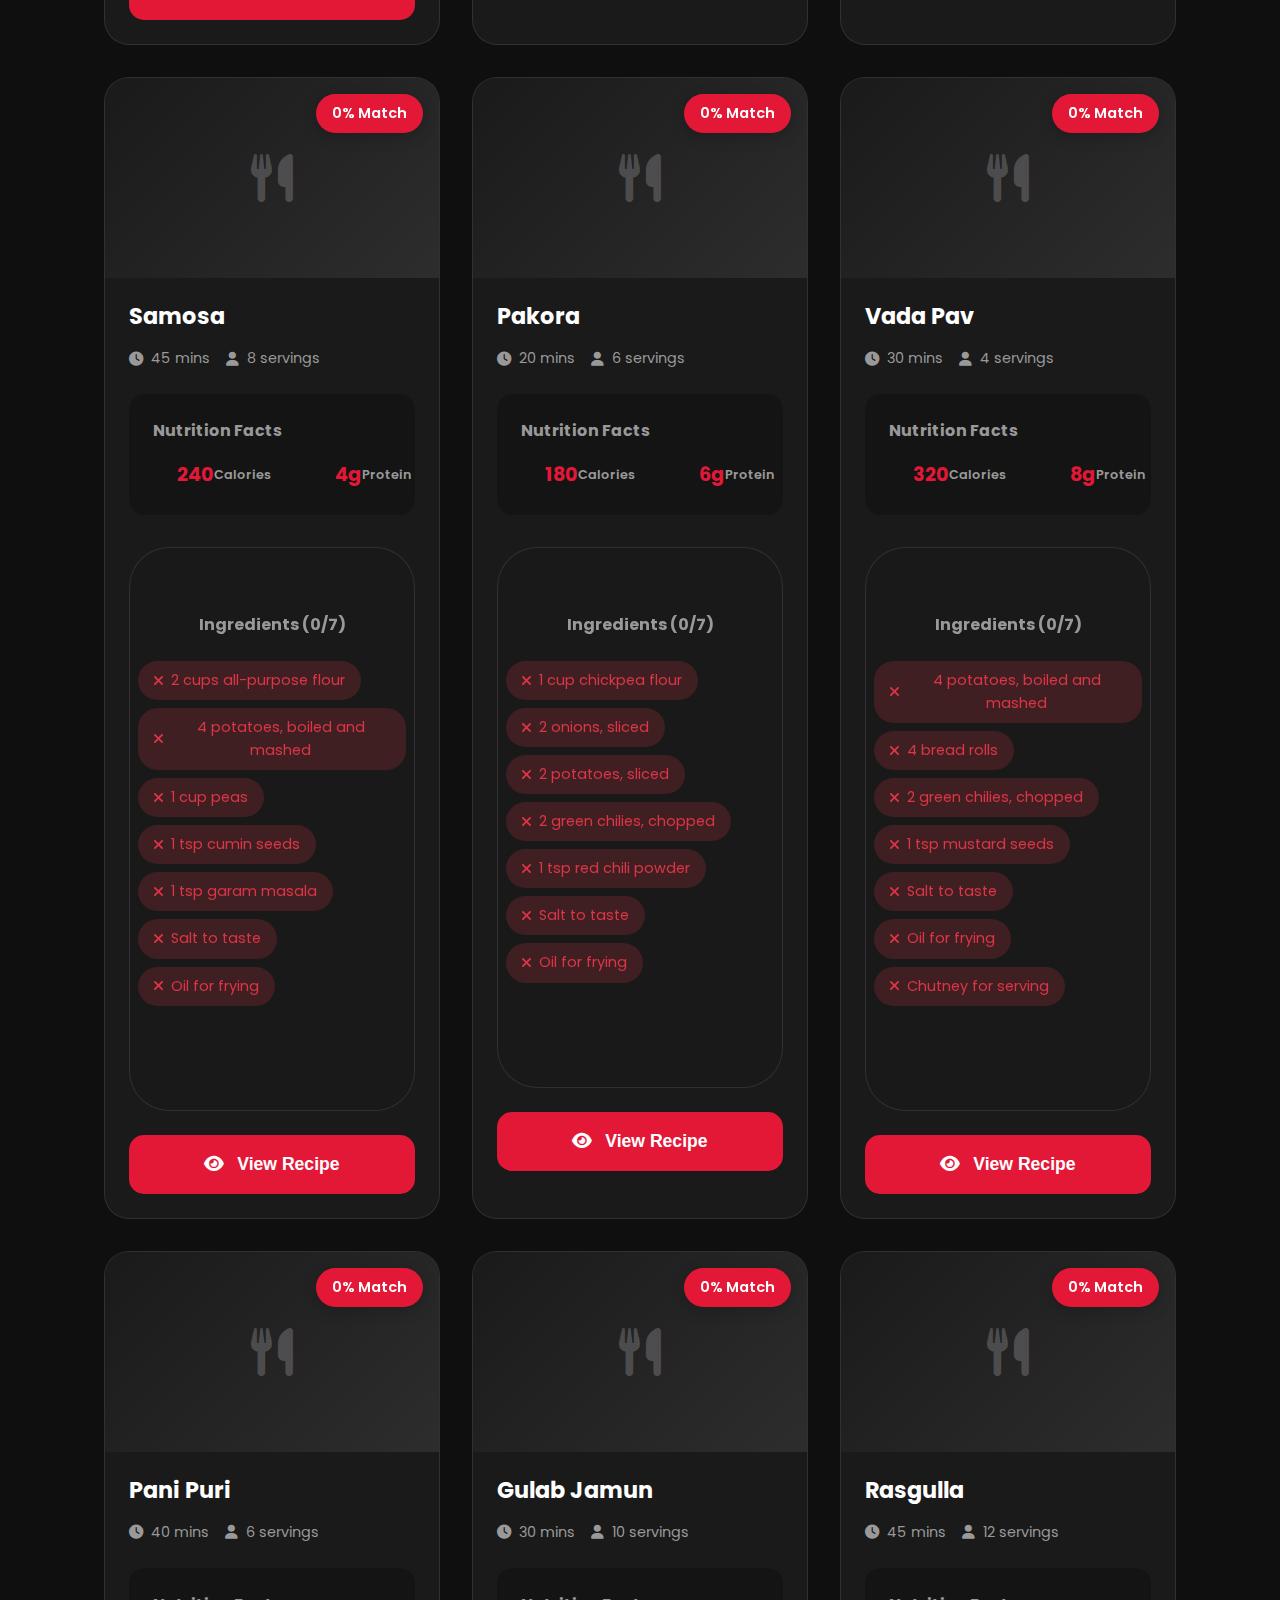
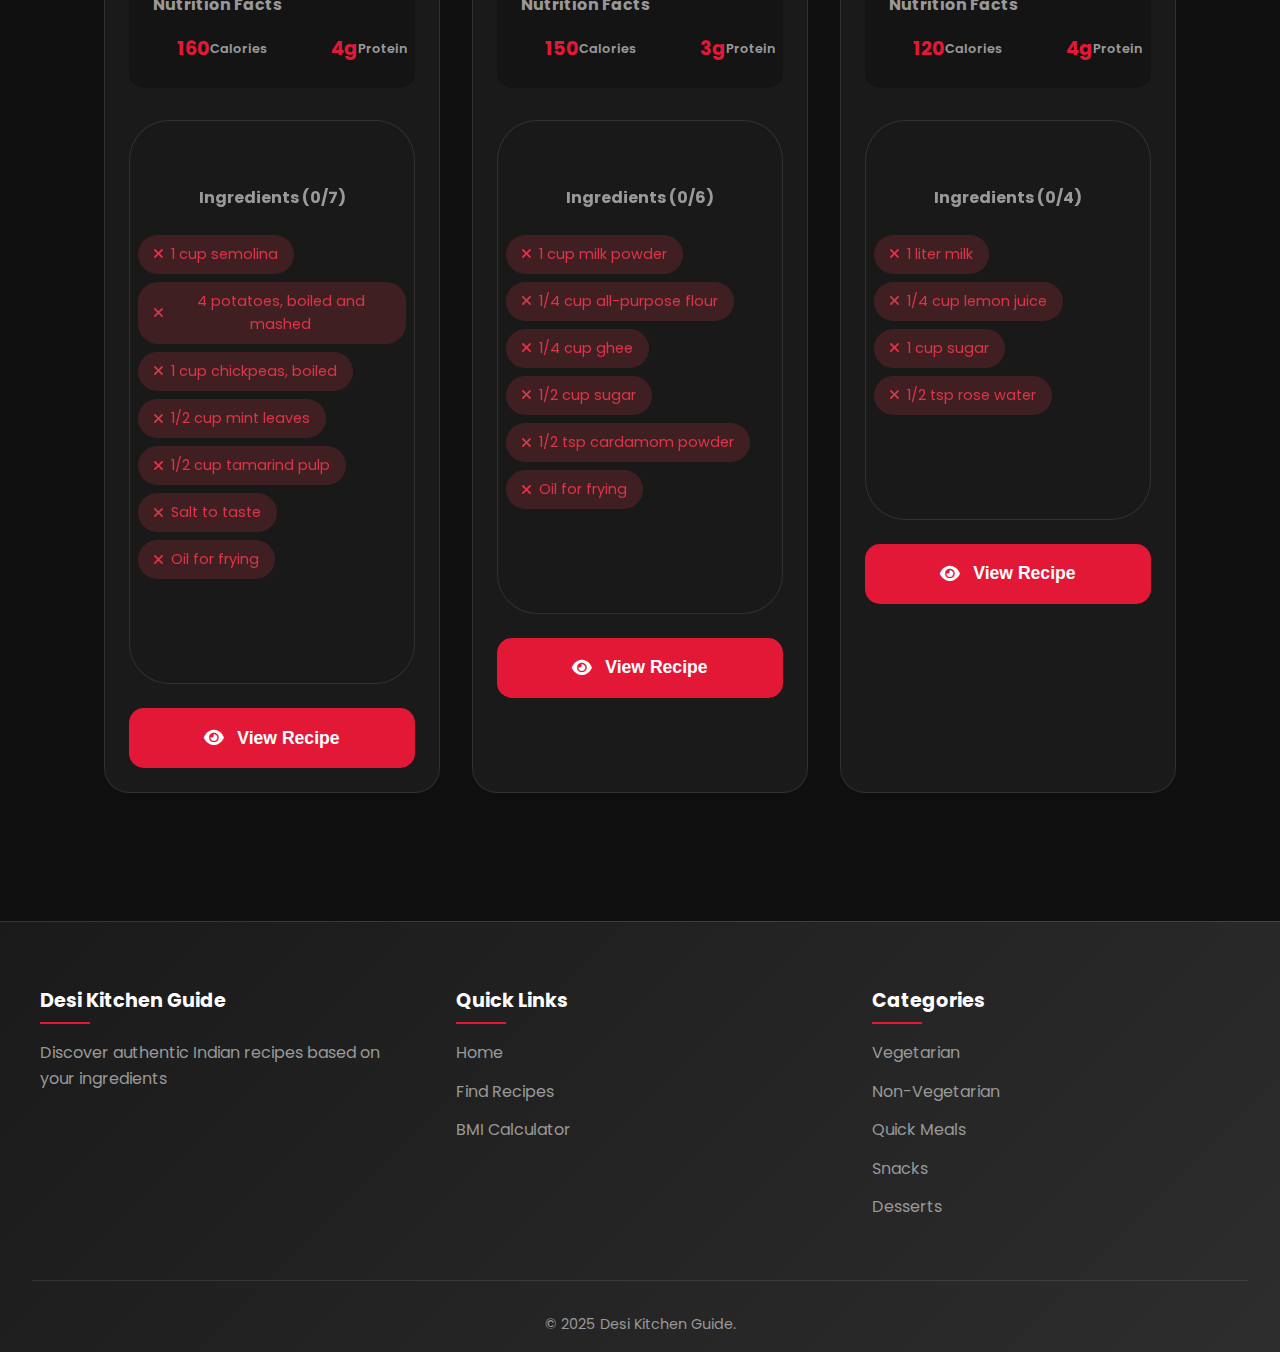
<file: recipes.html>
<!DOCTYPE html>
<html lang="en">
<head>
    <meta charset="UTF-8">
    <meta name="viewport" content="width=device-width, initial-scale=1.0">
    <title>Matching Recipes - Desi Kitchen Guide</title>
    <link href="https://fonts.googleapis.com/css2?family=Poppins:wght@300;400;500;600;700&display=swap" rel="stylesheet">
    <link href="https://cdnjs.cloudflare.com/ajax/libs/font-awesome/6.0.0/css/all.min.css" rel="stylesheet">
    <link rel="stylesheet" href="styles.css">
</head>
<body>
    <header>
        <div class="header-content">
            <h1>Matching Recipes</h1>
            <p class="subtitle">Your Personalized Recipe Selection</p>
            <nav class="main-nav">
                <a href="index.html" class="nav-link">
                    <i class="fas fa-home"></i> Home
                </a>
                <a href="bmi.html" class="nav-link">
                    <i class="fas fa-calculator"></i> BMI Calculator
                </a>
            </nav>
        </div>
        <div class="header-decoration"></div>
    </header>

    <main class="container">
        <div class="recipes-container">
            <div class="recipes-header">
                <a href="ingredients.html" class="back-to-ingredients">
                    <i class="fas fa-arrow-left"></i> Back to Ingredients
                </a>
                <div class="recipe-filters">
                    <select id="sort-recipes" class="form-control">
                        <option value="relevance">Sort by Relevance</option>
                        <option value="calories">Sort by Calories</option>
                        <option value="time">Sort by Cooking Time</option>
                    </select>
                </div>
            </div>

            <div class="matching-stats">
                <div class="stat-card">
                    <i class="fas fa-check-circle"></i>
                    <span class="stat-value" id="matching-count">0</span>
                    <span class="stat-label">Matching Recipes</span>
                </div>
                <div class="stat-card">
                    <i class="fas fa-percentage"></i>
                    <span class="stat-value" id="match-percentage">0%</span>
                    <span class="stat-label">Ingredient Match</span>
                </div>
            </div>

            <div id="recipes-grid" class="recipes-grid">
                <!-- Recipes will be populated here -->
            </div>
        </div>
    </main>

    <!-- Recipe Modal -->
    <div id="recipe-modal" class="modal">
        <div class="modal-content">
            <div class="modal-header">
                <h2></h2>
                <button class="close-modal">
                    <i class="fas fa-times"></i>
                </button>
            </div>
            <div class="modal-body">
                <!-- Recipe details will be populated here -->
            </div>
        </div>
    </div>

    <footer class="footer">
        <div class="footer-content">
            <div class="footer-section">
                <h3>Desi Kitchen Guide</h3>
                <p>Discover authentic Indian recipes based on your ingredients</p>
            </div>
            <div class="footer-section">
                <h3>Quick Links</h3>
                <ul>
                    <li><a href="index.html">Home</a></li>
                    <li><a href="ingredients.html">Find Recipes</a></li>
                    <li><a href="bmi.html">BMI Calculator</a></li>
                </ul>
            </div>
            <div class="footer-section">
                <h3>Categories</h3>
                <ul>
                    <li>Vegetarian</li>
                    <li>Non-Vegetarian</li>
                    <li>Quick Meals</li>
                    <li>Snacks</li>
                    <li>Desserts</li>
                </ul>
            </div>
        </div>
        <div class="footer-bottom">
            <p>&copy; 2025 Desi Kitchen Guide.</p>
        </div>
    </footer>

    <script src="data.js"></script>
    <script src="recipes.js"></script>
</body>
</html>
</file>
<file: styles.css>
/* Core Theme Variables */
:root {
    /* Colors */
    --primary-color: #1a1a1a;
    --accent-color: #e31837;
    --bg-color: #0f0f0f;
    --text-color: #ffffff;
    --text-muted: #999999;
    --border-color: rgba(255, 255, 255, 0.1);
    
    /* Shadows */
    --card-shadow: 0 4px 6px rgba(0, 0, 0, 0.3);
    --hover-shadow: 0 8px 15px rgba(0, 0, 0, 0.4);
    --text-shadow: 2px 2px 4px rgba(0, 0, 0, 0.3);
    
    /* Gradients */
    --gradient-dark: linear-gradient(135deg, #1a1a1a 0%, #2d2d2d 100%);
    --gradient-red: linear-gradient(135deg, #e31837 0%, #c41230 100%);
    --gradient-header: linear-gradient(145deg, #1f1f1f 0%, #2d2d2d 70%, #e31837 100%);
    --gradient-card: linear-gradient(145deg, #242424 0%, #1a1a1a 100%);
}

/* Reset & Base Styles */
* {
    margin: 0;
    padding: 0;
    box-sizing: border-box;
}

body {
    font-family: 'Poppins', sans-serif;
    line-height: 1.6;
    background-color: var(--bg-color);
    color: var(--text-color);
    min-height: 100vh;
}

.container {
    max-width: 1200px;
    margin: 0 auto;
    padding: 2rem;
}

/* Header & Navigation */
header {
    background: var(--gradient-header);
    padding: 2rem;
    position: relative;
    box-shadow: 0 4px 20px rgba(0, 0, 0, 0.3);
}

.header-content {
    max-width: 1200px;
    margin: 0 auto;
    text-align: center;
}

header h1 {
    font-size: 2.5rem;
    margin-bottom: 0.5rem;
    text-shadow: var(--text-shadow);
    font-weight: 700;
}

.subtitle {
    color: var(--text-muted);
    font-size: 1.2rem;
    margin-bottom: 1.5rem;
}

.main-nav {
    background: rgba(255, 255, 255, 0.1);
    padding: 1rem;
    border-radius: 50px;
    display: inline-block;
    backdrop-filter: blur(10px);
    border: 1px solid var(--border-color);
}

.nav-link {
    color: var(--text-color);
    text-decoration: none;
    padding: 0.8rem 1.5rem;
    border-radius: 25px;
    transition: all 0.3s ease;
    margin: 0 0.5rem;
    display: inline-flex;
    align-items: center;
    gap: 0.5rem;
}

.nav-link:hover {
    background: rgba(227, 24, 55, 0.2);
    transform: translateY(-2px);
}

.nav-link.active {
    background: var(--accent-color);
    box-shadow: 0 0 15px rgba(227, 24, 55, 0.5);
}

/* Common Components */
.card {
    background: var(--gradient-card);
    border-radius: 20px;
    padding: 2rem;
    margin-bottom: 2rem;
    box-shadow: var(--card-shadow);
    border: 1px solid var(--border-color);
    transition: all 0.3s ease;
}

.card:hover {
    transform: translateY(-5px);
    box-shadow: var(--hover-shadow);
}

.btn {
    background: var(--gradient-red);
    color: white;
    border: none;
    padding: 1rem 2rem;
    border-radius: 10px;
    font-size: 1rem;
    font-weight: 500;
    cursor: pointer;
    transition: all 0.3s ease;
    display: inline-flex;
    align-items: center;
    gap: 0.5rem;
}

.btn:hover {
    transform: translateY(-2px);
    box-shadow: var(--hover-shadow);
}

/* Form Elements */
.form-group {
    margin-bottom: 1.5rem;
}

.form-group label {
    display: block;
    margin-bottom: 0.5rem;
    color: var(--text-muted);
    font-weight: 500;
}

.form-control {
    width: 100%;
    padding: 1rem;
    border: 1px solid var(--border-color);
    border-radius: 10px;
    background: rgba(0, 0, 0, 0.2);
    color: var(--text-color);
    font-size: 1rem;
    transition: all 0.3s ease;
}

.form-control:focus {
    outline: none;
    border-color: var(--accent-color);
    box-shadow: 0 0 0 2px rgba(227, 24, 55, 0.2);
}

/* Recipe Cards */
.recipes-grid {
    display: grid;
    grid-template-columns: repeat(auto-fit, minmax(320px, 1fr));
    gap: 2.5rem;
    padding: 2rem;
    max-width: 1200px;
    margin: 0 auto;
}

.recipe-card {
    background: #1A1A1A;
    border-radius: 25px;
    overflow: hidden;
    border: 1px solid rgba(255, 255, 255, 0.1);
    transition: all 0.4s cubic-bezier(0.4, 0, 0.2, 1);
    position: relative;
}

.recipe-image {
    height: 220px;
    position: relative;
    overflow: hidden;
}

.recipe-image img {
    width: 100%;
    height: 100%;
    object-fit: cover;
    transition: transform 0.5s ease;
}

.recipe-match {
    position: absolute;
    top: 1rem;
    right: 1rem;
    background: var(--accent-color);
    color: white;
    padding: 0.5rem 1.2rem;
    border-radius: 20px;
    font-weight: 600;
    font-size: 0.9rem;
    box-shadow: 0 4px 15px rgba(0, 0, 0, 0.2);
    backdrop-filter: blur(5px);
}

.recipe-content {
    padding: 2rem;
}

.recipe-title {
    font-size: 1.6rem;
    font-weight: 700;
    color: white;
    margin-bottom: 1rem;
    line-height: 1.3;
}

.recipe-info {
    display: flex;
    justify-content: space-between;
    align-items: center;
    margin-bottom: 1.5rem;
    padding-bottom: 1.5rem;
    border-bottom: 1px solid rgba(255, 255, 255, 0.1);
}

.recipe-stats {
    display: flex;
    gap: 2rem;
}

.stat-item {
    display: flex;
    align-items: center;
    gap: 0.5rem;
}

.stat-item i {
    color: var(--accent-color);
    font-size: 1.2rem;
}

.stat-item span {
    color: rgba(255, 255, 255, 0.8);
    font-size: 0.95rem;
}

.recipe-tags {
    display: flex;
    flex-wrap: wrap;
    gap: 0.8rem;
    margin-bottom: 2rem;
}

.recipe-tag {
    background: rgba(255, 255, 255, 0.08);
    color: rgba(255, 255, 255, 0.9);
    padding: 0.4rem 1rem;
    border-radius: 20px;
    font-size: 0.9rem;
    transition: all 0.3s ease;
}

.view-recipe-btn {
    width: 100%;
    background: var(--accent-color);
    color: white;
    border: none;
    padding: 1.2rem;
    border-radius: 15px;
    font-weight: 600;
    font-size: 1.1rem;
    cursor: pointer;
    transition: all 0.3s ease;
    display: flex;
    align-items: center;
    justify-content: center;
    gap: 0.8rem;
}

/* Hover Effects */
.recipe-card:hover {
    transform: translateY(-10px);
    box-shadow: 0 20px 40px rgba(0, 0, 0, 0.3);
    border-color: var(--accent-color);
}

.recipe-card:hover .recipe-image img {
    transform: scale(1.08);
}

.recipe-tag:hover {
    background: rgba(255, 255, 255, 0.15);
}

.view-recipe-btn:hover {
    transform: translateY(-3px);
    box-shadow: 0 5px 15px rgba(227, 24, 55, 0.4);
    background: linear-gradient(to right, var(--accent-color), #ff1f1f);
}

/* Responsive Design */
@media (max-width: 768px) {
    .recipes-grid {
        grid-template-columns: 1fr;
        gap: 2rem;
        padding: 1rem;
    }

    .recipe-content {
        padding: 1.5rem;
    }

    .recipe-stats {
        gap: 1.5rem;
    }
}

/* Nutrition Section */
.nutrition-info {
    background: rgba(0, 0, 0, 0.2);
    border-radius: 16px;
    padding: 1.5rem;
    margin: 1.5rem 0;
}

.nutrition-bar {
    display: flex;
    height: 40px;
    border-radius: 20px;
    overflow: hidden;
    margin: 1rem 0;
}

.nutrition-item {
    display: flex;
    align-items: center;
    justify-content: center;
    padding: 0 1.5rem;
    font-weight: 600;
    color: white;
}

.nutrition-item.protein { background: #43A047; }
.nutrition-item.carbs { background: #1E88E5; }
.nutrition-item.fats { background: #FDD835; color: #000; }

/* Modal */
.modal {
    position: fixed;
    top: 0;
    left: 0;
    width: 100%;
    height: 100%;
    background: rgba(0, 0, 0, 0.8);
    backdrop-filter: blur(5px);
    z-index: 1000;
    display: none;
}

.modal-content {
    background: var(--gradient-card);
    width: 90%;
    max-width: 800px;
    margin: 2rem auto;
    border-radius: 20px;
    box-shadow: var(--hover-shadow);
}

/* Hero Section */
.hero-section {
    text-align: center;
    padding: 2rem 0 6rem;
    position: relative;
    background: linear-gradient(180deg, rgba(26,26,26,0) 0%, rgba(26,26,26,0.8) 100%);
}

.hero-content h2 {
    font-size: 4.5rem;
    font-weight: 800;
    margin-bottom: 1.5rem;
    background: linear-gradient(135deg, #fff 0%, #ccc 100%);
    -webkit-background-clip: text;
    background-clip: text;
    -webkit-text-fill-color: transparent;
    text-shadow: 0px 2px 4px rgba(0,0,0,0.1);
}

.hero-content > p {
    font-size: 1.8rem;
    color: rgba(255, 255, 255, 0.7);
    margin-bottom: 5rem;
    max-width: 800px;
    margin-left: auto;
    margin-right: auto;
}

.hero-features {
    display: grid;
    grid-template-columns: repeat(3, 1fr);
    gap: 3rem;
    max-width: 1200px;
    margin: 0 auto;
    padding: 0 2rem;
}

.feature-card {
    background: rgba(26, 26, 26, 0.6);
    backdrop-filter: blur(10px);
    padding: 3rem 2rem;
    border-radius: 30px;
    border: 1px solid rgba(255, 255, 255, 0.1);
    transition: all 0.4s cubic-bezier(0.4, 0, 0.2, 1);
}

.feature-card:hover {
    transform: translateY(-8px);
    background: rgba(26, 26, 26, 0.8);
    border-color: var(--accent-color);
}

.feature-card i {
    font-size: 3.5rem;
    color: var(--accent-color);
    margin-bottom: 2rem;
    transition: all 0.3s ease;
}

.feature-card:hover i {
    transform: scale(1.1);
}

.feature-card h3 {
    font-size: 1.8rem;
    font-weight: 700;
    color: white;
    margin-bottom: 1rem;
}

.feature-card p {
    font-size: 1.1rem;
    color: rgba(255, 255, 255, 0.6);
    line-height: 1.6;
}

/* Diet Selection Section */
.diet-selection {
    text-align: center;
    padding: 4rem 0;
    background: rgba(26, 26, 26, 0.4);
    border-radius: 40px;
    backdrop-filter: blur(20px);
    border: 1px solid rgba(255, 255, 255, 0.1);
    margin: 2rem auto;
    max-width: 1200px;
}

.diet-selection h2 {
    font-size: 3.5rem;
    font-weight: 800;
    margin-bottom: 1.5rem;
    background: linear-gradient(135deg, #fff 0%, #ccc 100%);
    -webkit-background-clip: text;
    background-clip: text;
    -webkit-text-fill-color: transparent;
}

.diet-selection > p {
    font-size: 1.5rem;
    color: rgba(255, 255, 255, 0.7);
    margin-bottom: 4rem;
}

.diet-options {
    display: grid;
    grid-template-columns: repeat(2, 1fr);
    gap: 3rem;
    max-width: 1000px;
    margin: 0 auto;
    padding: 0 2rem;
}

.diet-card {
    background: #1A1A1A;
    border-radius: 35px;
    padding: 5rem 3rem;
    cursor: pointer;
    position: relative;
    overflow: hidden;
    border: 1px solid rgba(255, 255, 255, 0.1);
    transition: all 0.4s cubic-bezier(0.4, 0, 0.2, 1);
}

.diet-icon {
    width: 140px;
    height: 140px;
    background: #2A2A2A;
    border-radius: 30px;
    display: flex;
    align-items: center;
    justify-content: center;
    margin: 0 auto 3rem;
}

.diet-icon i {
    font-size: 4rem;
    color: var(--accent-color);
}

.diet-card h3 {
    font-size: 3.5rem;
    font-weight: 800;
    color: white;
    margin-bottom: 1.5rem;
}

.diet-card p {
    font-size: 1.5rem;
    color: rgba(255, 255, 255, 0.4);
}

/* Hover Effect */
.diet-card:hover {
    transform: translateY(-8px);
    border-color: var(--accent-color);
}

/* Click Animation */
.diet-card:active {
    transform: scale(0.98) translateY(-8px);
}

/* Glow Effect */
.diet-card::before {
    content: '';
    position: absolute;
    top: 0;
    left: 0;
    right: 0;
    bottom: 0;
    background: radial-gradient(
        800px circle at var(--mouse-x) var(--mouse-y), 
        rgba(255, 255, 255, 0.06),
        transparent 40%
    );
    opacity: 0;
    transition: opacity 0.3s;
    z-index: 1;
}

.diet-card:hover::before {
    opacity: 1;
}

/* Selected State Animation */
.diet-card.selected {
    background: var(--accent-color);
    border-color: transparent;
    animation: selectPulse 0.4s ease;
}

@keyframes selectPulse {
    0% { transform: scale(1); }
    50% { transform: scale(1.02); }
    100% { transform: scale(1); }
}

/* Content stays above effects */
.diet-icon, .diet-card h3, .diet-card p {
    position: relative;
    z-index: 2;
}

/* Selected State */
.diet-card.selected {
    background: var(--accent-color);
}

.diet-card.selected .diet-icon {
    background: rgba(255, 255, 255, 0.2);
}

.diet-card.selected .diet-icon i {
    color: white;
}

.diet-card.selected p {
    color: rgba(255, 255, 255, 0.7);
}

/* Responsive Design */
@media (max-width: 1200px) {
    .hero-content h2 {
        font-size: 3.5rem;
    }
    
    .hero-features {
        gap: 2rem;
    }
}

@media (max-width: 768px) {
    .hero-section {
        padding: 2rem 0 4rem;
    }

    .hero-content h2 {
        font-size: 2.8rem;
    }

    .hero-content > p {
        font-size: 1.3rem;
        margin-bottom: 3rem;
    }

    .hero-features {
        grid-template-columns: 1fr;
        padding: 0 1rem;
    }

    .feature-card {
        padding: 2rem;
    }

    .diet-selection {
        padding: 3rem 1rem;
        border-radius: 30px;
    }

    .diet-selection h2 {
        font-size: 2.5rem;
    }

    .diet-options {
        grid-template-columns: 1fr;
        gap: 2rem;
        padding: 0 1rem;
    }
}

/* Button Interactions */
.diet-card {
    position: relative;
    overflow: hidden;
}

.diet-card::after {
    content: '';
    position: absolute;
    top: 0;
    left: 0;
    right: 0;
    bottom: 0;
    background: radial-gradient(circle at center, rgba(255,255,255,0.2) 0%, transparent 100%);
    opacity: 0;
    transition: opacity 0.3s ease;
}

.diet-card:active {
    transform: scale(0.98);
}

.diet-card:hover::after {
    opacity: 1;
}

.diet-card.selected {
    background: var(--gradient-red);
    border-color: var(--accent-color);
}

.diet-card.selected .diet-icon {
    background: rgba(255, 255, 255, 0.2);
}

.diet-card.selected .diet-icon i {
    color: white;
}

/* Navigation Active States */
.nav-link.active {
    background: var(--accent-color);
    box-shadow: 0 0 15px rgba(227, 24, 55, 0.5);
}

.nav-link:active {
    transform: scale(0.95);
}

/* Health Goals Section */
.health-goals-section {
    text-align: center;
    padding: 4rem 0;
    background: rgba(26, 26, 26, 0.4);
    border-radius: 40px;
    backdrop-filter: blur(20px);
    border: 1px solid rgba(255, 255, 255, 0.1);
    margin: 2rem auto;
    max-width: 1200px;
}

.health-goals-section h2 {
    font-size: 3.5rem;
    font-weight: 800;
    margin-bottom: 1.5rem;
    background: linear-gradient(135deg, #fff 0%, #ccc 100%);
    -webkit-background-clip: text;
    background-clip: text;
    -webkit-text-fill-color: transparent;
}

.health-goals-section > p {
    font-size: 1.5rem;
    color: rgba(255, 255, 255, 0.7);
    margin-bottom: 4rem;
}

.goals-grid {
    display: grid;
    grid-template-columns: repeat(2, 1fr);
    gap: 2rem;
    max-width: 1000px;
    margin: 0 auto 2rem;
    padding: 0 2rem;
}

.goal-card {
    background: #1A1A1A;
    border-radius: 30px;
    padding: 3rem 2rem;
    cursor: pointer;
    position: relative;
    overflow: hidden;
    border: 1px solid rgba(255, 255, 255, 0.1);
    transition: all 0.4s cubic-bezier(0.4, 0, 0.2, 1);
}

.goal-icon {
    width: 100px;
    height: 100px;
    background: #2A2A2A;
    border-radius: 25px;
    display: flex;
    align-items: center;
    justify-content: center;
    margin: 0 auto 2rem;
    transition: all 0.3s ease;
}

.goal-icon i {
    font-size: 3rem;
    color: var(--accent-color);
    transition: all 0.3s ease;
}

.goal-card h3 {
    font-size: 2rem;
    font-weight: 700;
    color: white;
    margin-bottom: 1rem;
}

.goal-card p {
    font-size: 1.1rem;
    color: rgba(255, 255, 255, 0.6);
    line-height: 1.6;
}

/* Goal Card Hover Effects */
.goal-card:hover {
    transform: translateY(-8px);
    border-color: var(--accent-color);
    background: rgba(26, 26, 26, 0.8);
}

.goal-card:hover .goal-icon {
    background: var(--accent-color);
}

.goal-card:hover .goal-icon i {
    color: white;
    transform: scale(1.1);
}

/* Goal Card Selected State */
.goal-card.selected {
    background: var(--accent-color);
    border-color: transparent;
    animation: selectPulse 0.4s ease;
}

.goal-card.selected .goal-icon {
    background: rgba(255, 255, 255, 0.2);
}

.goal-card.selected .goal-icon i,
.goal-card.selected h3,
.goal-card.selected p {
    color: white;
}

/* Responsive Design */
@media (max-width: 1024px) {
    .goals-grid {
        grid-template-columns: repeat(2, 1fr);
    }
}

@media (max-width: 768px) {
    .health-goals-section {
        padding: 3rem 1rem;
        border-radius: 30px;
    }

    .health-goals-section h2 {
        font-size: 2.5rem;
    }

    .goals-grid {
        grid-template-columns: 1fr;
        gap: 1.5rem;
        padding: 0 1rem;
    }

    .goal-card {
        padding: 2.5rem 1.5rem;
    }
}

/* Continue Button */
.health-goals-section .btn {
    margin-top: 3rem;
    background: var(--accent-color);
    color: white;
    padding: 1rem 2rem;
    border-radius: 12px;
    border: none;
    font-size: 1.1rem;
    font-weight: 600;
    cursor: pointer;
    transition: all 0.3s ease;
    display: inline-flex;
    align-items: center;
    gap: 0.8rem;
}

.health-goals-section .btn:hover {
    transform: translateY(-3px);
    box-shadow: 0 5px 15px rgba(227, 24, 55, 0.3);
}

.health-goals-section .btn i {
    font-size: 1.2rem;
    transition: transform 0.3s ease;
}

.health-goals-section .btn:hover i {
    transform: translateX(5px);
}

/* Update goals grid for 4 cards */
.goals-grid {
    grid-template-columns: repeat(2, 1fr);
    gap: 2rem;
    max-width: 1000px;
    margin: 0 auto 2rem;
    padding: 0 2rem;
}

@media (max-width: 768px) {
    .goals-grid {
        grid-template-columns: 1fr;
        gap: 1.5rem;
    }

    .health-goals-section .btn {
        width: calc(100% - 2rem);
        justify-content: center;
    }
}

/* Ingredients Section */
.ingredients-section {
    text-align: center;
    padding: 4rem 0;
    background: rgba(26, 26, 26, 0.4);
    border-radius: 40px;
    backdrop-filter: blur(20px);
    border: 1px solid rgba(255, 255, 255, 0.1);
    margin: 2rem auto;
    max-width: 1200px;
}

.ingredients-section h2 {
    font-size: 3.5rem;
    font-weight: 800;
    margin-bottom: 1.5rem;
    background: linear-gradient(135deg, #fff 0%, #ccc 100%);
    -webkit-background-clip: text;
    background-clip: text;
    -webkit-text-fill-color: transparent;
}

.ingredients-section > p {
    font-size: 1.5rem;
    color: rgba(255, 255, 255, 0.7);
    margin-bottom: 4rem;
}

.ingredients-grid {
    display: grid;
    grid-template-columns: repeat(auto-fill, minmax(200px, 1fr));
    gap: 1.5rem;
    max-width: 1000px;
    margin: 0 auto 2rem;
    padding: 0 2rem;
}

#find-recipes-btn {
    margin-top: 3rem;
    background: var(--accent-color);
    color: white;
    padding: 1rem 2rem;
    border-radius: 12px;
    border: none;
    font-size: 1.1rem;
    font-weight: 600;
    cursor: pointer;
    transition: all 0.3s ease;
    display: inline-flex;
    align-items: center;
    gap: 0.8rem;
}

#find-recipes-btn:hover {
    transform: translateY(-3px);
    box-shadow: 0 5px 15px rgba(227, 24, 55, 0.3);
}

#find-recipes-btn i {
    font-size: 1.2rem;
    transition: transform 0.3s ease;
}

#find-recipes-btn:hover i {
    transform: translateX(5px);
}

@media (max-width: 768px) {
    .ingredients-section {
        padding: 3rem 1rem;
        border-radius: 30px;
    }

    .ingredients-section h2 {
        font-size: 2.5rem;
    }

    .ingredients-grid {
        grid-template-columns: repeat(2, 1fr);
        gap: 1rem;
        padding: 0 1rem;
    }

    #find-recipes-btn {
        width: calc(100% - 2rem);
        justify-content: center;
    }
}

/* Ingredient Categories and Cards */
.ingredient-category {
    margin-bottom: 2rem;
}

.ingredient-category h3 {
    font-size: 1.5rem;
    color: white;
    text-align: left;
    padding-left: 1rem;
}

.ingredient-card {
    background: #1A1A1A;
    border-radius: 15px;
    padding: 1.5rem;
    cursor: pointer;
    border: 1px solid rgba(255, 255, 255, 0.1);
    transition: all 0.3s ease;
    text-align: center;
}

.ingredient-card:hover {
    transform: translateY(-3px);
    border-color: var(--accent-color);
    background: rgba(26, 26, 26, 0.8);
}

.ingredient-icon {
    width: 50px;
    height: 50px;
    background: #2A2A2A;
    border-radius: 12px;
    display: flex;
    align-items: center;
    justify-content: center;
    margin: 0 auto 1rem;
}

.ingredient-icon i {
    font-size: 1.5rem;
    color: var(--accent-color);
}

.ingredient-card span {
    font-size: 1rem;
    color: white;
}

.ingredient-card.selected {
    background: var(--accent-color);
    border-color: transparent;
}

.ingredient-card.selected .ingredient-icon {
    background: rgba(255, 255, 255, 0.2);
}

.ingredient-card.selected .ingredient-icon i,
.ingredient-card.selected span {
    color: white;
}

/* Ingredients List Styling */
#ingredients-list {
    max-width: 1200px;
    margin: 2rem auto;
    padding: 2rem;
    background: rgba(26, 26, 26, 0.4);
    border-radius: 30px;
    backdrop-filter: blur(10px);
    border: 1px solid rgba(255, 255, 255, 0.1);
}

.ingredient-category, .ingredient-subcategory {
    margin-bottom: 2rem;
}

.category-header {
    display: flex;
    align-items: center;
    justify-content: space-between;
    padding: 1rem;
    background: rgba(26, 26, 26, 0.6);
    border-radius: 15px;
    cursor: pointer;
    transition: all 0.3s ease;
}

.category-header:hover {
    background: rgba(26, 26, 26, 0.8);
}

.category-header h3 {
    font-size: 1.5rem;
    color: white;
    display: flex;
    align-items: center;
    gap: 1rem;
}

.category-icon {
    color: var(--accent-color);
}

.category-content {
    padding: 1.5rem 0;
}

.ingredients-grid {
    display: grid;
    grid-template-columns: repeat(auto-fill, minmax(180px, 1fr));
    gap: 1rem;
    padding: 0.5rem;
}

.ingredient-item {
    position: relative;
    padding: 1rem;
    background: #1A1A1A;
    border-radius: 12px;
    border: 1px solid rgba(255, 255, 255, 0.1);
    transition: all 0.3s ease;
    cursor: pointer;
}

.ingredient-item:hover {
    transform: translateY(-3px);
    border-color: var(--accent-color);
    background: rgba(26, 26, 26, 0.8);
}

.ingredient-item input[type="checkbox"] {
    position: absolute;
    opacity: 0;
    cursor: pointer;
}

.ingredient-item label {
    display: block;
    padding-left: 2.5rem;
    position: relative;
    cursor: pointer;
    color: white;
    font-size: 1rem;
}

.ingredient-item label::before {
    content: '';
    position: absolute;
    left: 0;
    top: 50%;
    transform: translateY(-50%);
    width: 1.5rem;
    height: 1.5rem;
    border: 2px solid rgba(255, 255, 255, 0.2);
    border-radius: 6px;
    transition: all 0.3s ease;
}

.ingredient-item input[type="checkbox"]:checked + label::before {
    background: var(--accent-color);
    border-color: var(--accent-color);
}

.ingredient-item input[type="checkbox"]:checked + label::after {
    content: '✓';
    position: absolute;
    left: 0.4rem;
    top: 50%;
    transform: translateY(-50%);
    color: white;
    font-size: 1rem;
}

/* Action Buttons */
.action-buttons {
    display: flex;
    gap: 1rem;
    justify-content: center;
    margin-top: 2rem;
    padding: 0 2rem;
}

#find-recipes, #reset-diet {
    padding: 1rem 2rem;
    border-radius: 12px;
    border: none;
    font-size: 1.1rem;
    font-weight: 600;
    cursor: pointer;
    transition: all 0.3s ease;
    display: inline-flex;
    align-items: center;
    gap: 0.8rem;
}

#find-recipes {
    background: var(--accent-color);
    color: white;
}

#reset-diet {
    background: rgba(255, 255, 255, 0.1);
    color: white;
}

#find-recipes:hover, #reset-diet:hover {
    transform: translateY(-3px);
}

#find-recipes:hover {
    box-shadow: 0 5px 15px rgba(227, 24, 55, 0.3);
}

/* Responsive Design */
@media (max-width: 768px) {
    #ingredients-list {
        padding: 1rem;
        margin: 1rem;
        border-radius: 20px;
    }

    .ingredients-grid {
        grid-template-columns: repeat(2, 1fr);
    }

    .category-header h3 {
        font-size: 1.2rem;
    }

    .action-buttons {
        flex-direction: column;
        padding: 0 1rem;
    }

    #find-recipes, #reset-diet {
        width: 100%;
        justify-content: center;
    }
}

/* Recipes Page Styling */
.recipes-section {
    padding: 4rem 2rem;
    background: var(--gradient-dark);
    border-radius: 40px;
    margin-top: -2rem;
    position: relative;
    z-index: 1;
}

.recipes-header {
    text-align: center;
    margin-bottom: 3rem;
}

.recipes-header h2 {
    font-size: 3rem;
    margin-bottom: 1rem;
    background: var(--gradient-red);
    background-clip: text;
    -webkit-text-fill-color: transparent;
}

.recipes-stats {
    display: flex;
    justify-content: center;
    gap: 2rem;
    margin: 1.5rem 0;
}

.stat-item {
    text-align: center;
    background: rgba(255, 255, 255, 0.1);
    padding: 1rem 2rem;
    border-radius: 15px;
    backdrop-filter: blur(10px);
}

.stat-value {
    font-size: 1.8rem;
    font-weight: 700;
    color: var(--accent-color);
}

.stat-label {
    font-size: 0.9rem;
    color: var(--text-muted);
}

/* Recipe Grid */
.recipes-grid {
    display: grid;
    grid-template-columns: repeat(auto-fit, minmax(300px, 1fr));
    gap: 2rem;
    padding: 2rem;
}

/* Recipe Card */
.recipe-card {
    background: #1A1A1A;
    border-radius: 25px;
    overflow: hidden;
    border: 1px solid rgba(255, 255, 255, 0.1);
    transition: all 0.4s cubic-bezier(0.4, 0, 0.2, 1);
}

.recipe-image {
    height: 200px;
    background: var(--gradient-dark);
    display: flex;
    align-items: center;
    justify-content: center;
    position: relative;
}

.recipe-image i {
    font-size: 3rem;
    color: rgba(255, 255, 255, 0.2);
}

.recipe-match {
    position: absolute;
    top: 1rem;
    right: 1rem;
    background: var(--accent-color);
    color: white;
    padding: 0.5rem 1rem;
    border-radius: 20px;
    font-weight: 600;
    font-size: 0.9rem;
}

.recipe-content {
    padding: 1.5rem;
}

.recipe-title {
    font-size: 1.4rem;
    margin-bottom: 1rem;
    color: white;
}

.recipe-meta {
    display: flex;
    gap: 1rem;
    margin-bottom: 1.5rem;
}

.meta-item {
    display: flex;
    align-items: center;
    gap: 0.5rem;
    color: var(--text-muted);
    font-size: 0.9rem;
}

/* Nutrition Info */
.nutrition-info {
    background: rgba(0, 0, 0, 0.2);
    border-radius: 15px;
    padding: 1.5rem;
    margin-bottom: 1.5rem;
}

.nutrition-info h4 {
    margin-bottom: 1rem;
    color: var(--text-muted);
}

.nutrition-grid {
    display: grid;
    grid-template-columns: repeat(4, 1fr);
    gap: 1rem;
    text-align: center;
}

.nutrition-item span {
    display: block;
    color: var(--accent-color);
    font-weight: 700;
    font-size: 1.2rem;
}

.nutrition-item small {
    color: var(--text-muted);
    font-size: 0.8rem;
}

/* Ingredients Section */
.ingredients-section {
    margin-bottom: 1.5rem;
}

.ingredients-section h4 {
    margin-bottom: 1rem;
    color: var(--text-muted);
}

.ingredients-grid {
    display: flex;
    flex-wrap: wrap;
    gap: 0.5rem;
}

.ingredient-tag {
    background: rgba(255, 255, 255, 0.1);
    padding: 0.5rem 1rem;
    border-radius: 20px;
    font-size: 0.9rem;
    display: flex;
    align-items: center;
    gap: 0.5rem;
}

.ingredient-tag.available {
    background: rgba(40, 167, 69, 0.2);
    color: #28a745;
}

.ingredient-tag.missing {
    background: rgba(220, 53, 69, 0.2);
    color: #dc3545;
}

/* Recipe Modal */
.modal {
    display: none;
    position: fixed;
    top: 0;
    left: 0;
    width: 100%;
    height: 100%;
    background: rgba(0, 0, 0, 0.8);
    z-index: 1000;
}

.modal-content {
    background: var(--gradient-dark);
    border-radius: 25px;
    width: 90%;
    max-width: 800px;
    margin: 2rem auto;
    max-height: 90vh;
    overflow-y: auto;
}

.modal-header {
    padding: 1.5rem;
    border-bottom: 1px solid var(--border-color);
    display: flex;
    justify-content: space-between;
    align-items: center;
}

.modal-header h2 {
    font-size: 1.8rem;
    color: white;
}

.close-modal {
    background: none;
    border: none;
    color: var(--text-muted);
    font-size: 1.5rem;
    cursor: pointer;
}

.modal-body {
    padding: 2rem;
}

.recipe-details .recipe-stats {
    display: flex;
    gap: 2rem;
    margin-bottom: 2rem;
}

.recipe-details h3 {
    color: var(--accent-color);
    margin: 1.5rem 0 1rem;
}

.ingredients-list, .instructions-list, .tips-list {
    list-style: none;
    padding: 0;
}

.ingredients-list li, .instructions-list li, .tips-list li {
    padding: 0.5rem 0;
    border-bottom: 1px solid var(--border-color);
}

.instructions-list {
    counter-reset: step;
}

.instructions-list li {
    counter-increment: step;
    padding-left: 2.5rem;
    position: relative;
}

.instructions-list li::before {
    content: counter(step);
    position: absolute;
    left: 0;
    top: 0.5rem;
    width: 1.5rem;
    height: 1.5rem;
    background: var(--accent-color);
    border-radius: 50%;
    display: flex;
    align-items: center;
    justify-content: center;
    font-size: 0.8rem;
}

/* Responsive Design */
@media (max-width: 768px) {
    .recipes-section {
        padding: 2rem 1rem;
        border-radius: 30px;
    }

    .recipes-header h2 {
        font-size: 2rem;
    }

    .recipes-stats {
        flex-direction: column;
        gap: 1rem;
    }

    .recipes-grid {
        grid-template-columns: 1fr;
        padding: 1rem;
    }

    .modal-content {
        width: 95%;
        margin: 1rem auto;
    }
}

/* Back to Ingredients Button */
.back-to-ingredients {
    display: inline-flex;
    align-items: center;
    gap: 0.5rem;
    color: var(--text-color);
    text-decoration: none !important;
    padding: 0.8rem 1.5rem;
    background: rgba(255, 255, 255, 0.1);
    border-radius: 12px;
    transition: all 0.3s ease;
    margin: 1rem;
    font-weight: 500;
}

.back-to-ingredients:hover {
    background: rgba(255, 255, 255, 0.2);
    transform: translateX(-5px);
    text-decoration: none !important;
}

.back-to-ingredients i {
    font-size: 1.2rem;
    transition: transform 0.3s ease;
}

.back-to-ingredients:hover i {
    transform: translateX(-3px);
}

/* BMI Calculator Styles */
.bmi-calculator {
    background: var(--gradient-dark);
    border-radius: 30px;
    padding: 3rem 2rem;
    max-width: 600px;
    margin: 2rem auto;
    border: 1px solid var(--border-color);
    box-shadow: 0 8px 32px rgba(0, 0, 0, 0.3);
}

.bmi-calculator h2 {
    text-align: center;
    font-size: 2.5rem;
    margin-bottom: 2rem;
    background: var(--gradient-red);
    -webkit-background-clip: text;
    background-clip: text;
    -webkit-text-fill-color: transparent;
}

.bmi-form {
    display: flex;
    flex-direction: column;
    gap: 2rem;
}

.input-group {
    position: relative;
    background: rgba(255, 255, 255, 0.05);
    border-radius: 15px;
    padding: 1.5rem;
    border: 1px solid var(--border-color);
}

.input-group label {
    position: absolute;
    top: -10px;
    left: 15px;
    background: var(--gradient-dark);
    padding: 0 10px;
    color: var(--text-muted);
    font-size: 0.9rem;
}

.input-group input {
    width: 100%;
    background: transparent;
    border: none;
    color: var(--text-color);
    font-size: 1.2rem;
    padding: 0.5rem 0;
}

.input-group input:focus {
    outline: none;
}

.input-group .unit {
    position: absolute;
    right: 1.5rem;
    top: 50%;
    transform: translateY(-50%);
    color: var(--accent-color);
    font-weight: 500;
}

#calculate-bmi {
    background: var(--accent-color);
    color: white;
    border: none;
    padding: 1.2rem;
    border-radius: 15px;
    font-size: 1.1rem;
    font-weight: 600;
    cursor: pointer;
    transition: all 0.3s ease;
    margin-top: 1rem;
}

#calculate-bmi:hover {
    transform: translateY(-3px);
    box-shadow: 0 5px 15px rgba(227, 24, 55, 0.3);
}

.bmi-result {
    text-align: center;
    margin-top: 2rem;
    padding: 2rem;
    background: rgba(255, 255, 255, 0.05);
    border-radius: 20px;
    display: none;
    border: 1px solid var(--border-color);
}

.bmi-result.show {
    display: block;
    animation: fadeIn 0.5s ease;
}

.result-value {
    font-size: 3.5rem;
    font-weight: 700;
    background: var(--gradient-red);
    -webkit-background-clip: text;
    background-clip: text;
    -webkit-text-fill-color: transparent;
    margin-bottom: 1rem;
}

.result-category {
    font-size: 1.8rem;
    margin-bottom: 1rem;
    color: var(--text-color);
}

.result-message {
    color: var(--text-muted);
    font-size: 1.1rem;
    line-height: 1.6;
}

.bmi-chart {
    margin-top: 2rem;
    padding: 1.5rem;
    background: rgba(255, 255, 255, 0.05);
    border-radius: 20px;
    border: 1px solid var(--border-color);
}

.chart-item {
    display: flex;
    justify-content: space-between;
    padding: 1rem;
    border-bottom: 1px solid var(--border-color);
    transition: all 0.3s ease;
}

.chart-item:hover {
    background: rgba(255, 255, 255, 0.05);
}

.chart-item:last-child {
    border-bottom: none;
}

.chart-category {
    color: var(--text-color);
    font-weight: 500;
}

.chart-range {
    color: var(--accent-color);
    font-weight: 500;
}

@keyframes fadeIn {
    from {
        opacity: 0;
        transform: translateY(10px);
    }
    to {
        opacity: 1;
        transform: translateY(0);
    }
}

/* Responsive Design */
@media (max-width: 768px) {
    .bmi-calculator {
        margin: 1rem;
        padding: 2rem 1.5rem;
        border-radius: 20px;
    }

    .bmi-calculator h2 {
        font-size: 2rem;
    }

    .input-group input {
        font-size: 1rem;
    }

    .result-value {
        font-size: 2.5rem;
    }

    .result-category {
        font-size: 1.2rem;
    }
}

/* Footer Styles */
.footer {
    background: var(--gradient-dark);
    padding: 4rem 2rem 1rem;
    margin-top: 4rem;
    border-top: 1px solid var(--border-color);
}

.footer-content {
    max-width: 1200px;
    margin: 0 auto;
    display: grid;
    grid-template-columns: repeat(auto-fit, minmax(250px, 1fr));
    gap: 3rem;
    margin-bottom: 3rem;
}

.footer-section h3 {
    color: var(--text-color);
    font-size: 1.2rem;
    margin-bottom: 1.5rem;
    position: relative;
}

.footer-section h3::after {
    content: '';
    position: absolute;
    left: 0;
    bottom: -0.5rem;
    width: 50px;
    height: 2px;
    background: var(--accent-color);
}

.footer-section p {
    color: var(--text-muted);
    line-height: 1.6;
}

.footer-section ul {
    list-style: none;
    padding: 0;
}

.footer-section ul li {
    margin-bottom: 0.8rem;
    color: var(--text-muted);
}

.footer-section ul li a {
    color: var(--text-muted);
    text-decoration: none;
    transition: color 0.3s ease;
}

.footer-section ul li a:hover {
    color: var(--accent-color);
}

.footer-bottom {
    text-align: center;
    padding-top: 2rem;
    border-top: 1px solid var(--border-color);
}

.footer-bottom p {
    color: var(--text-muted);
    font-size: 0.9rem;
}

/* Responsive Footer */
@media (max-width: 768px) {
    .footer {
        padding: 3rem 1rem 1rem;
    }

    .footer-content {
        grid-template-columns: 1fr;
        gap: 2rem;
    }

    .footer-section {
        text-align: center;
    }

    .footer-section h3::after {
        left: 50%;
        transform: translateX(-50%);
    }
}
</file>
